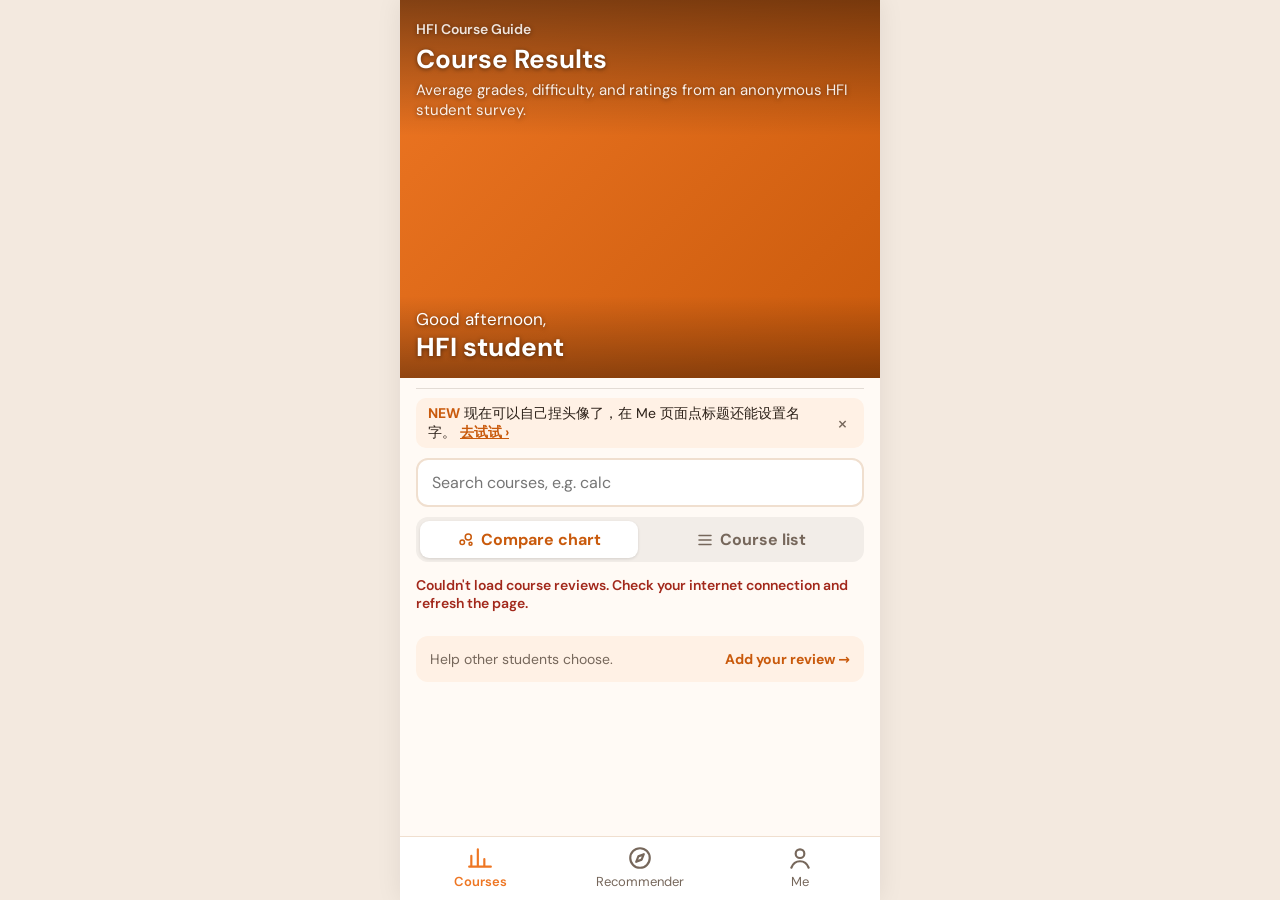
<file: index.html>
<!doctype html>
<html lang="en">
  <head>
    <meta charset="UTF-8" />
    <meta name="viewport" content="width=device-width, initial-scale=1.0, viewport-fit=cover" />
    <meta name="theme-color" content="#ee7623" />
    <title>HFI Course Guide</title>
    <script type="module" crossorigin src="./assets/results-BvjDKnOZ.js"></script>
    <link rel="modulepreload" crossorigin href="./assets/theme-B6nL8GEV.js">
    <link rel="modulepreload" crossorigin href="./assets/supabaseClient-BKWiv3p1.js">
    <link rel="modulepreload" crossorigin href="./assets/compare-B7QgSJRy.js">
    <link rel="modulepreload" crossorigin href="./assets/hfi-courses-DNy5XWoC.js">
    <link rel="modulepreload" crossorigin href="./assets/surveyData-BN5UnIug.js">
    <link rel="modulepreload" crossorigin href="./assets/reviewFooter-Bu7tTglk.js">
    <link rel="stylesheet" crossorigin href="./assets/theme-ChKmbZYg.css">
  <script>// Added to every page's <head> by vite.config.ts, so the page is drawn in the right theme from
// the start instead of flashing light first. Keep in step with resolveTheme() in theme.ts.
(function () {
  var choice = "auto";
  try {
    choice = localStorage.getItem("hfi-theme") || "auto";
  } catch (error) {
    // Storage can be blocked; automatic is fine.
  }
  var hour = new Date().getHours();
  var dark = choice === "dark" || (choice === "auto" && (hour >= 19 || hour < 7));
  document.documentElement.dataset.theme = dark ? "dark" : "light";
})();
</script>
  </head>
  <body>
    <div class="app">
      <section class="welcome-card" id="welcome-card" aria-label="Welcome">
        <header class="app-bar app-bar-on-photo">
          <p class="app-name">HFI Course Guide</p>
          <h1>Course Results</h1>
          <p class="app-bar-subtitle">Average grades, difficulty, and ratings from an anonymous HFI student survey.</p>
        </header>
        <div class="welcome-photo" role="img" aria-label="A photo of HFI taken by a student"></div>
        <div class="welcome-text">
          <p class="welcome-greeting" id="welcome-greeting"></p>
          <p class="welcome-name" id="welcome-name">HFI student</p>
        </div>
        <p class="photo-credit" id="photo-credit"></p>
      </section>
      <main>
        <label class="search-control">
          <span class="visually-hidden">Search courses</span>
          <input id="course-search" type="search" placeholder="Search courses, e.g. calc" autocomplete="off" />
        </label>
        <div class="view-switch" role="group" aria-label="How to show courses">
          <button type="button" data-view="chart" aria-pressed="true">
            <svg viewBox="0 0 24 24" aria-hidden="true"><circle cx="7" cy="15" r="3" /><circle cx="15" cy="8" r="4" /><circle cx="18" cy="17" r="2" /></svg>
            Compare chart
          </button>
          <button type="button" data-view="list" aria-pressed="false">
            <svg viewBox="0 0 24 24" aria-hidden="true"><path d="M4 6h16M4 12h16M4 18h16" /></svg>
            Course list
          </button>
        </div>
        <label class="sort-control">
          Sort by
          <select id="sort-select"></select>
        </label>
        <div id="course-map"></div>
        <ul id="course-list" class="course-list" hidden></ul>
      </main>
      <nav class="tab-bar" aria-label="Pages" data-current="courses"></nav>
    </div>
  </body>
</html>
</file>
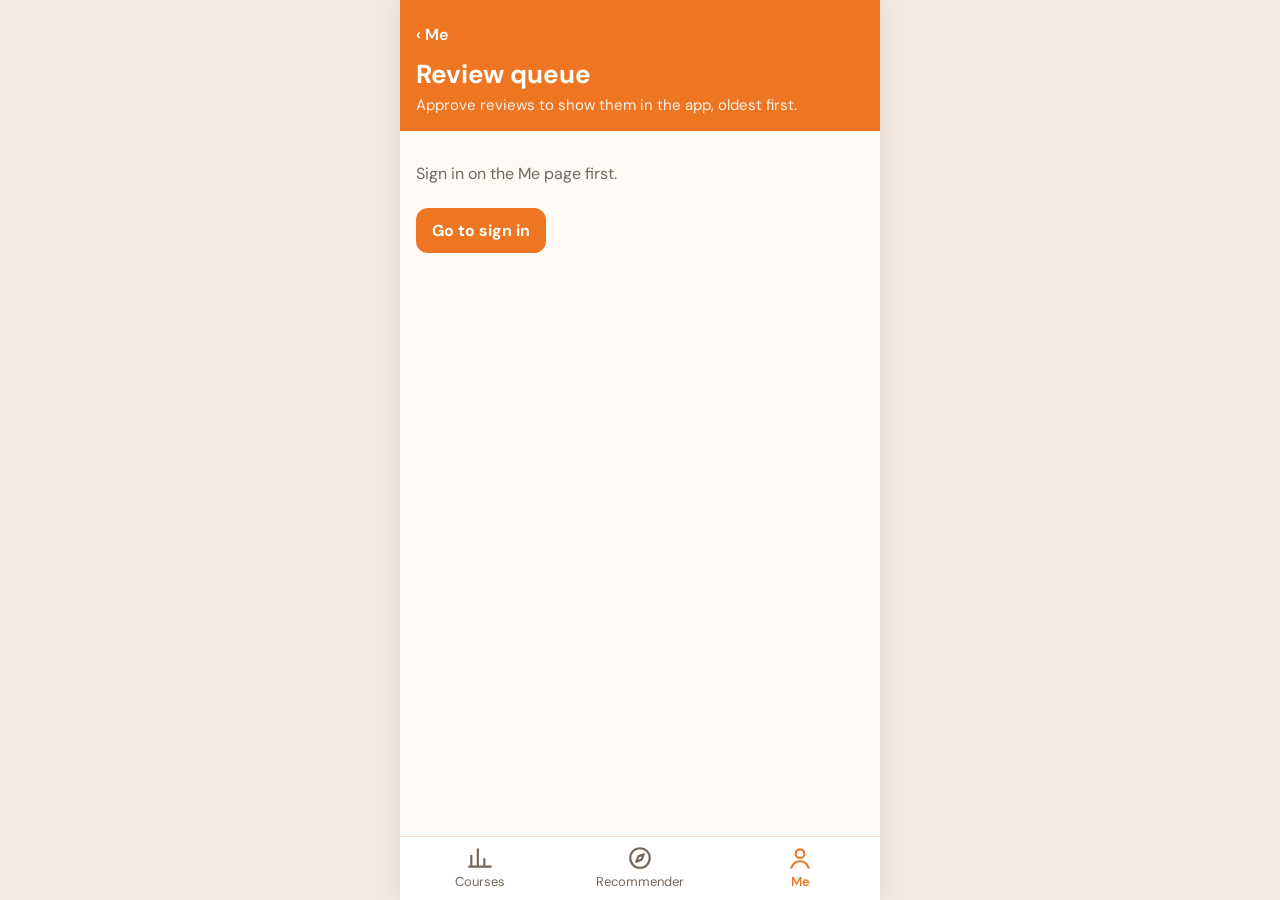
<file: admin.html>
<!doctype html>
<html lang="en">
  <head>
    <meta charset="UTF-8" />
    <meta name="viewport" content="width=device-width, initial-scale=1.0, viewport-fit=cover" />
    <meta name="theme-color" content="#ee7623" />
    <title>Review Queue · HFI Course Guide</title>
    <script type="module" crossorigin src="./assets/admin-S2C-fGyz.js"></script>
    <link rel="modulepreload" crossorigin href="./assets/theme-B6nL8GEV.js">
    <link rel="modulepreload" crossorigin href="./assets/supabaseClient-BKWiv3p1.js">
    <link rel="stylesheet" crossorigin href="./assets/theme-ChKmbZYg.css">
  <script>// Added to every page's <head> by vite.config.ts, so the page is drawn in the right theme from
// the start instead of flashing light first. Keep in step with resolveTheme() in theme.ts.
(function () {
  var choice = "auto";
  try {
    choice = localStorage.getItem("hfi-theme") || "auto";
  } catch (error) {
    // Storage can be blocked; automatic is fine.
  }
  var hour = new Date().getHours();
  var dark = choice === "dark" || (choice === "auto" && (hour >= 19 || hour < 7));
  document.documentElement.dataset.theme = dark ? "dark" : "light";
})();
</script>
  </head>
  <body>
    <div class="app">
      <header class="app-bar">
        <a class="back-link" href="./me.html">‹ Me</a>
        <h1>Review queue</h1>
        <p class="app-bar-subtitle">Approve reviews to show them in the app, oldest first.</p>
      </header>
      <main id="review-queue" aria-live="polite"><p class="muted">Loading…</p></main>
      <nav class="tab-bar" aria-label="Pages" data-current="me"></nav>
    </div>
  </body>
</html>
</file>
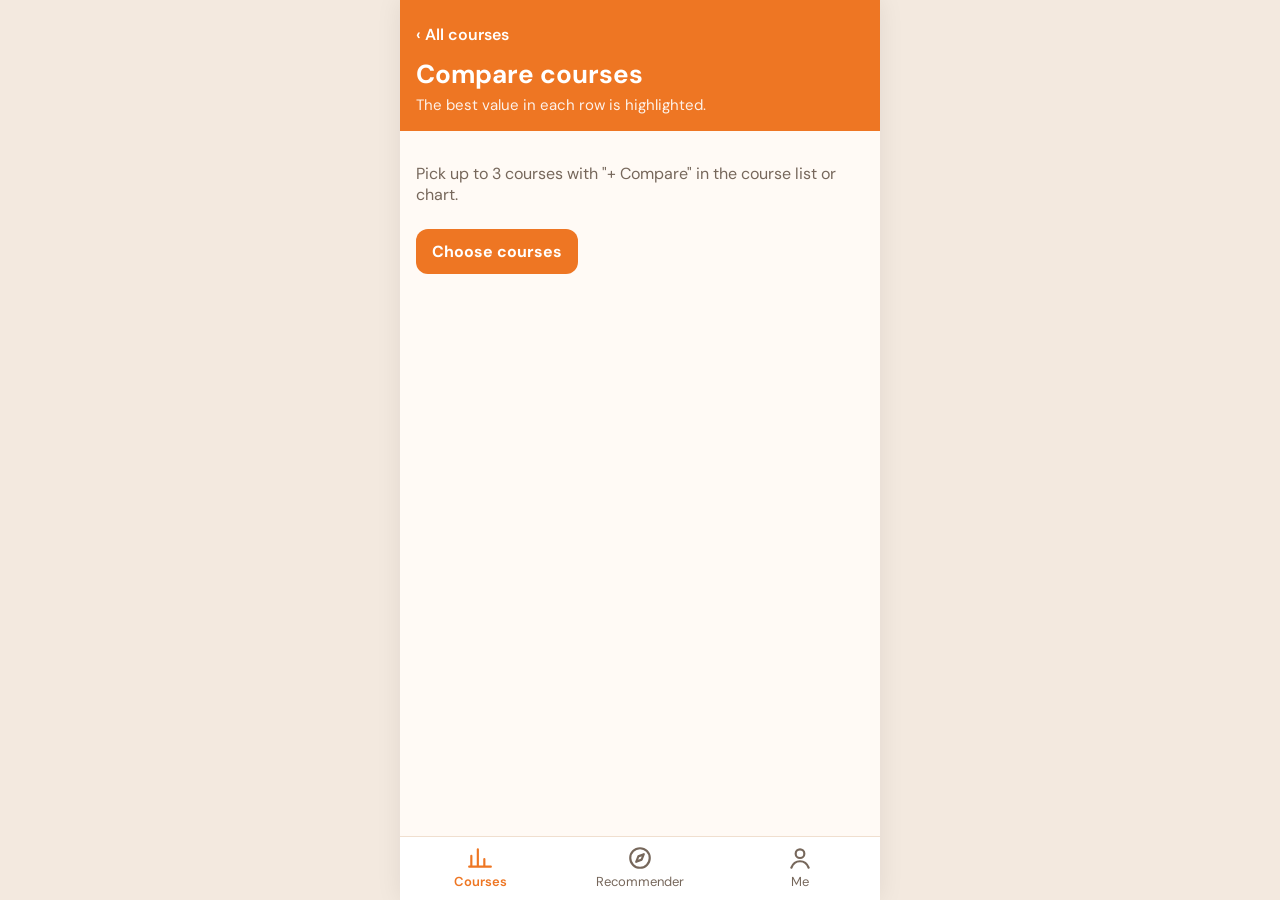
<file: compare.html>
<!doctype html>
<html lang="en">
  <head>
    <meta charset="UTF-8" />
    <meta name="viewport" content="width=device-width, initial-scale=1.0, viewport-fit=cover" />
    <meta name="theme-color" content="#ee7623" />
    <title>Compare Courses · HFI Course Guide</title>
    <script type="module" crossorigin src="./assets/compare-C43eFva9.js"></script>
    <link rel="modulepreload" crossorigin href="./assets/theme-B6nL8GEV.js">
    <link rel="modulepreload" crossorigin href="./assets/supabaseClient-BKWiv3p1.js">
    <link rel="modulepreload" crossorigin href="./assets/compare-B7QgSJRy.js">
    <link rel="modulepreload" crossorigin href="./assets/hfi-courses-DNy5XWoC.js">
    <link rel="modulepreload" crossorigin href="./assets/surveyData-BN5UnIug.js">
    <link rel="stylesheet" crossorigin href="./assets/theme-ChKmbZYg.css">
  <script>// Added to every page's <head> by vite.config.ts, so the page is drawn in the right theme from
// the start instead of flashing light first. Keep in step with resolveTheme() in theme.ts.
(function () {
  var choice = "auto";
  try {
    choice = localStorage.getItem("hfi-theme") || "auto";
  } catch (error) {
    // Storage can be blocked; automatic is fine.
  }
  var hour = new Date().getHours();
  var dark = choice === "dark" || (choice === "auto" && (hour >= 19 || hour < 7));
  document.documentElement.dataset.theme = dark ? "dark" : "light";
})();
</script>
  </head>
  <body>
    <div class="app">
      <header class="app-bar">
        <a class="back-link" href="./">‹ All courses</a>
        <h1>Compare courses</h1>
        <p class="app-bar-subtitle">The best value in each row is highlighted.</p>
      </header>
      <main id="comparison" aria-live="polite"><p class="muted">Loading reviews…</p></main>
      <nav class="tab-bar" aria-label="Pages" data-current="courses"></nav>
    </div>
  </body>
</html>
</file>
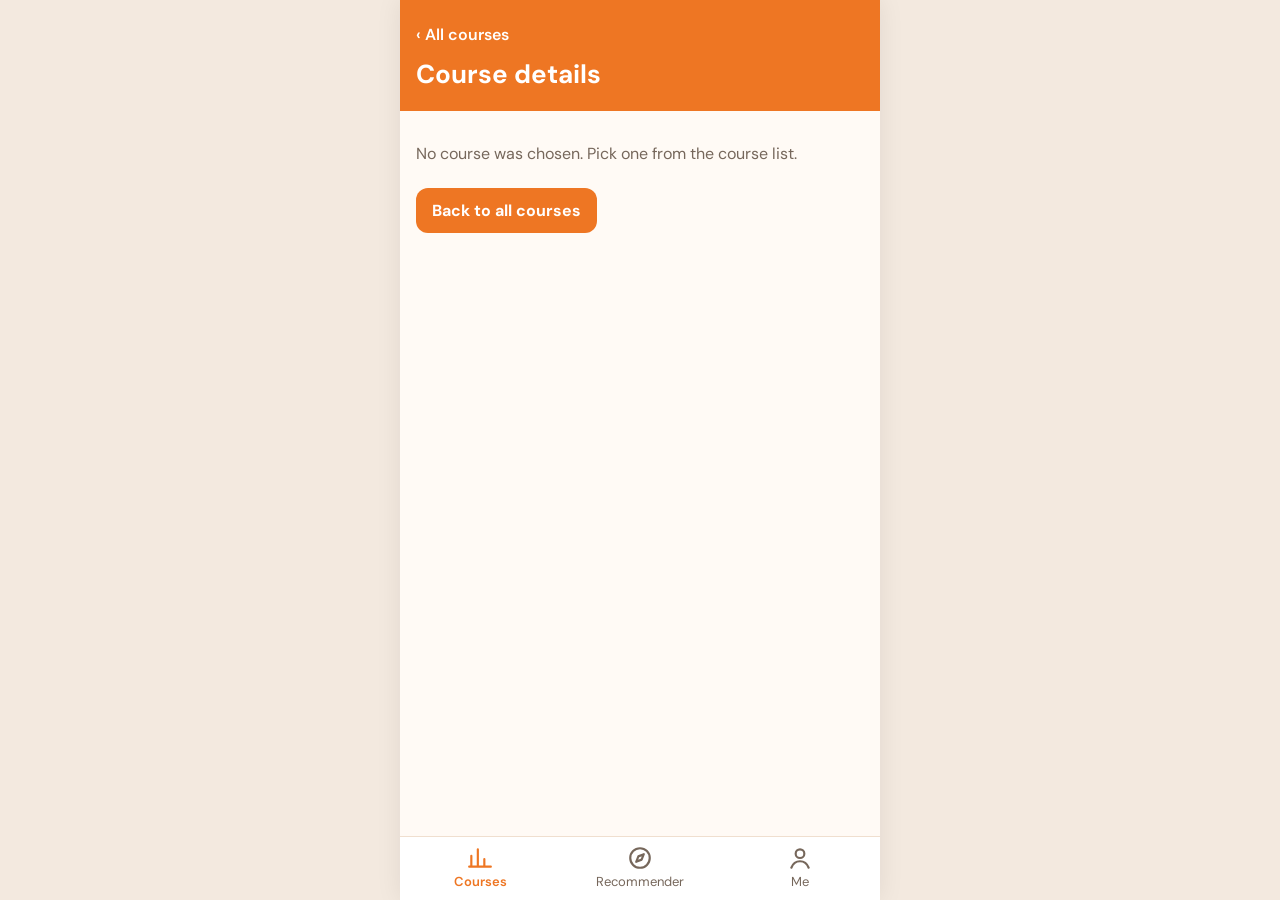
<file: course.html>
<!doctype html>
<html lang="en">
  <head>
    <meta charset="UTF-8" />
    <meta name="viewport" content="width=device-width, initial-scale=1.0, viewport-fit=cover" />
    <meta name="theme-color" content="#ee7623" />
    <title>HFI Course Details</title>
    <script type="module" crossorigin src="./assets/course-BWlVTHuA.js"></script>
    <link rel="modulepreload" crossorigin href="./assets/theme-B6nL8GEV.js">
    <link rel="modulepreload" crossorigin href="./assets/supabaseClient-BKWiv3p1.js">
    <link rel="modulepreload" crossorigin href="./assets/hfi-courses-DNy5XWoC.js">
    <link rel="modulepreload" crossorigin href="./assets/surveyData-BN5UnIug.js">
    <link rel="modulepreload" crossorigin href="./assets/reviewFooter-Bu7tTglk.js">
    <link rel="stylesheet" crossorigin href="./assets/theme-ChKmbZYg.css">
  <script>// Added to every page's <head> by vite.config.ts, so the page is drawn in the right theme from
// the start instead of flashing light first. Keep in step with resolveTheme() in theme.ts.
(function () {
  var choice = "auto";
  try {
    choice = localStorage.getItem("hfi-theme") || "auto";
  } catch (error) {
    // Storage can be blocked; automatic is fine.
  }
  var hour = new Date().getHours();
  var dark = choice === "dark" || (choice === "auto" && (hour >= 19 || hour < 7));
  document.documentElement.dataset.theme = dark ? "dark" : "light";
})();
</script>
  </head>
  <body>
    <div class="app">
      <header class="app-bar">
        <a class="back-link" href="./">‹ All courses</a>
        <h1 id="course-title">Course details</h1>
        <p class="app-bar-subtitle" id="course-subtitle"></p>
      </header>
      <main id="course-details"></main>
      <nav class="tab-bar" aria-label="Pages" data-current="courses"></nav>
    </div>
  </body>
</html>
</file>
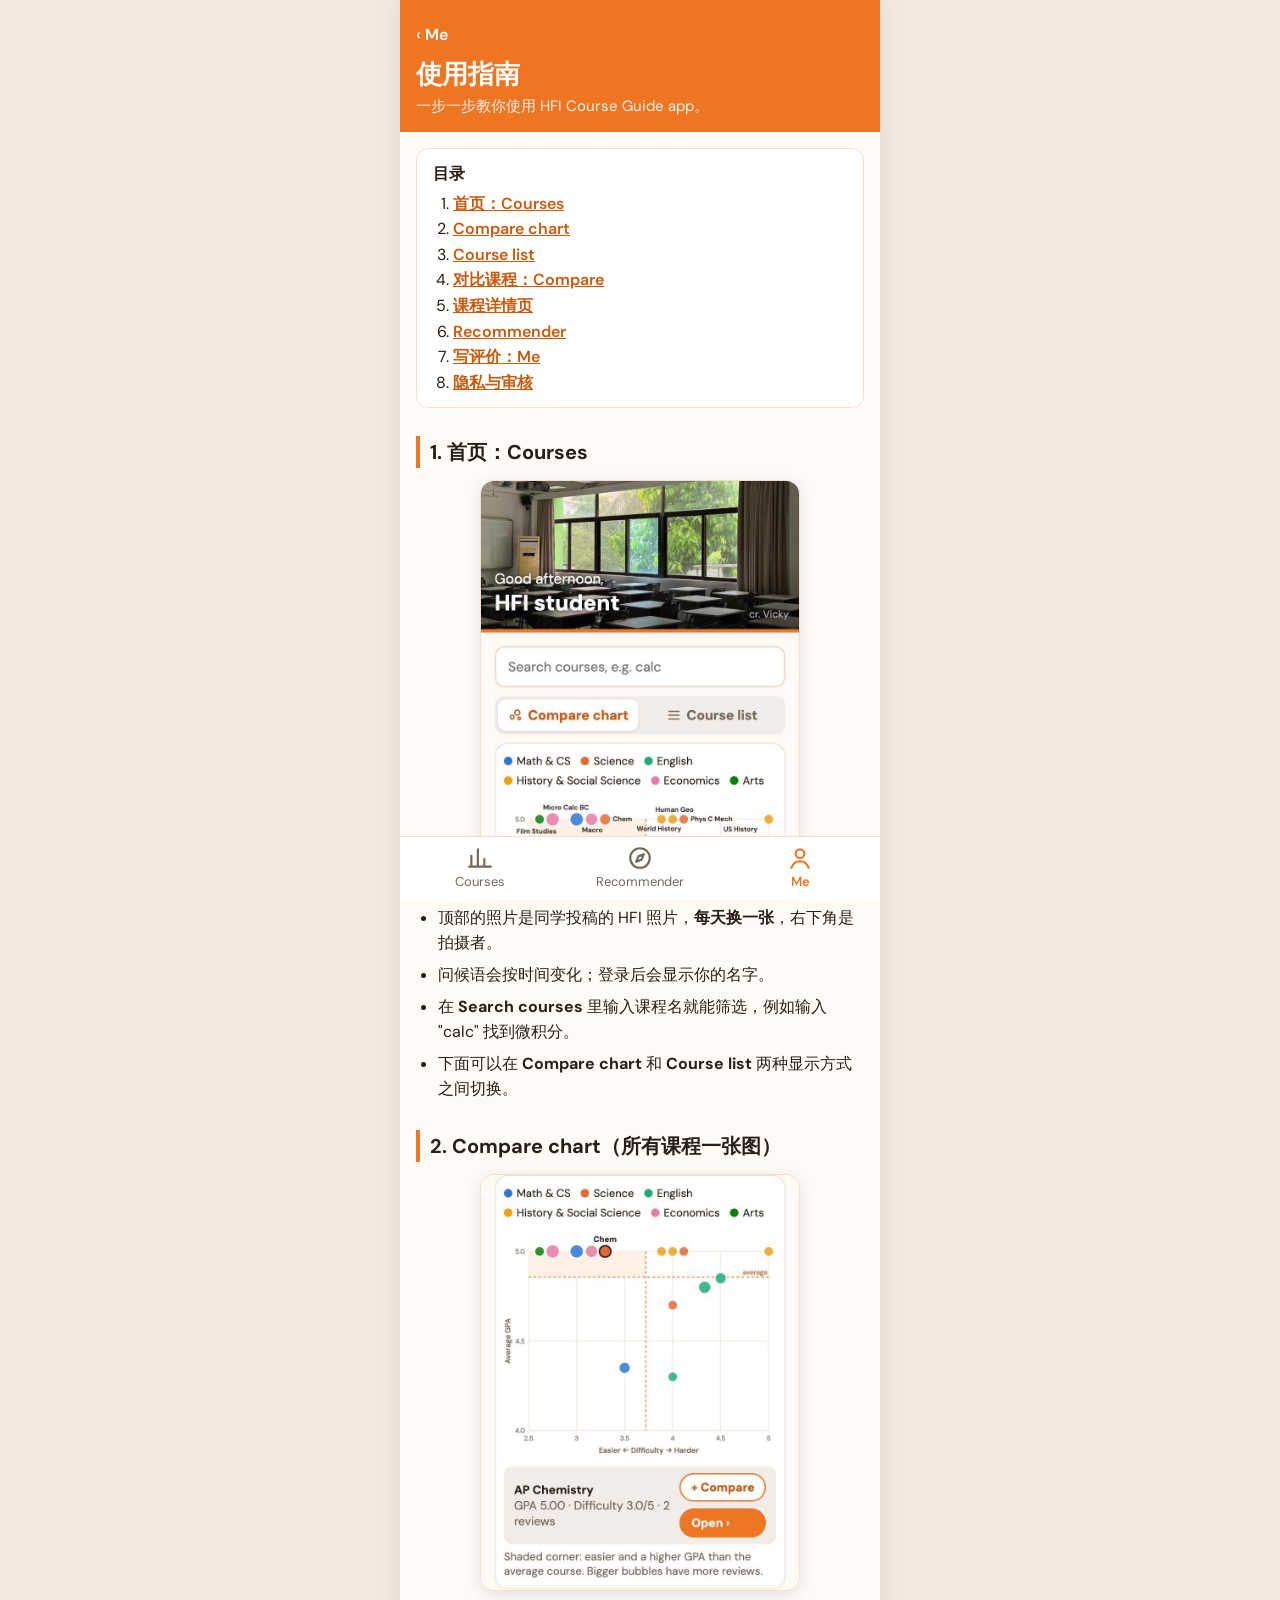
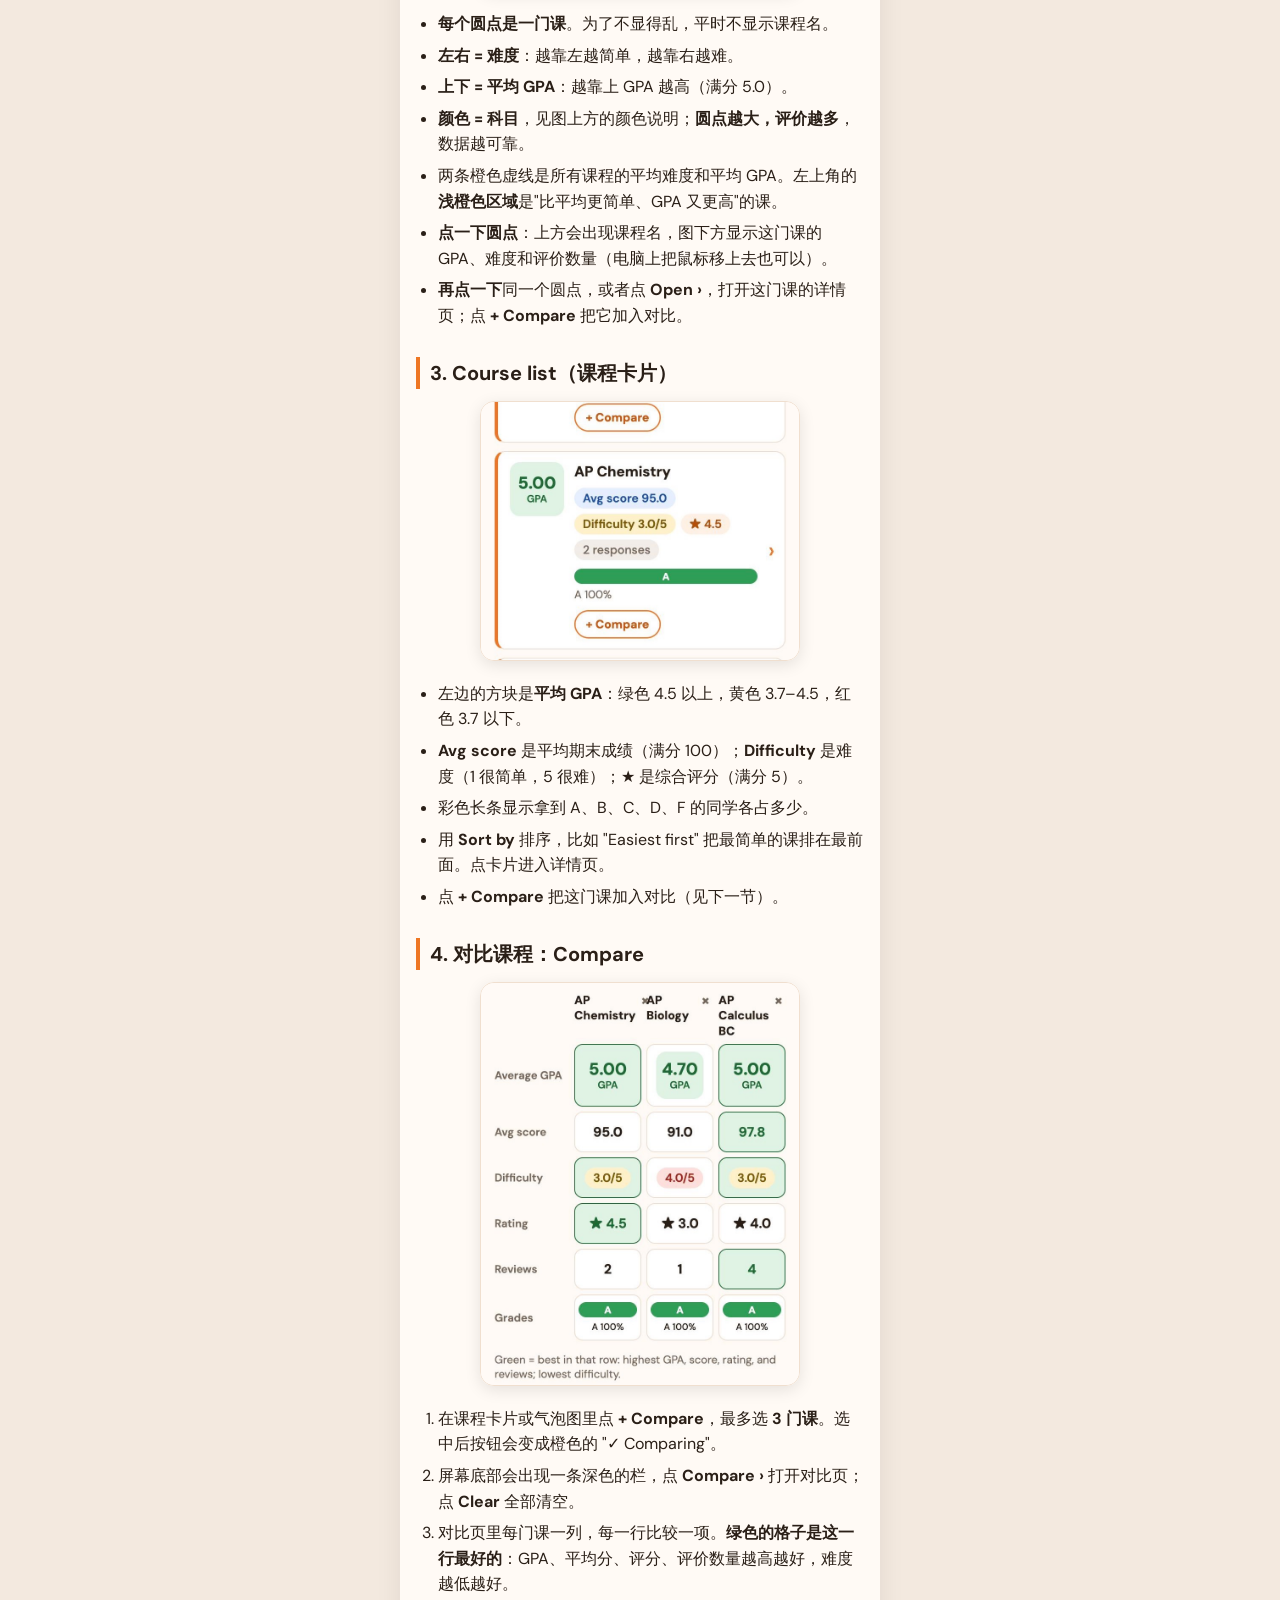
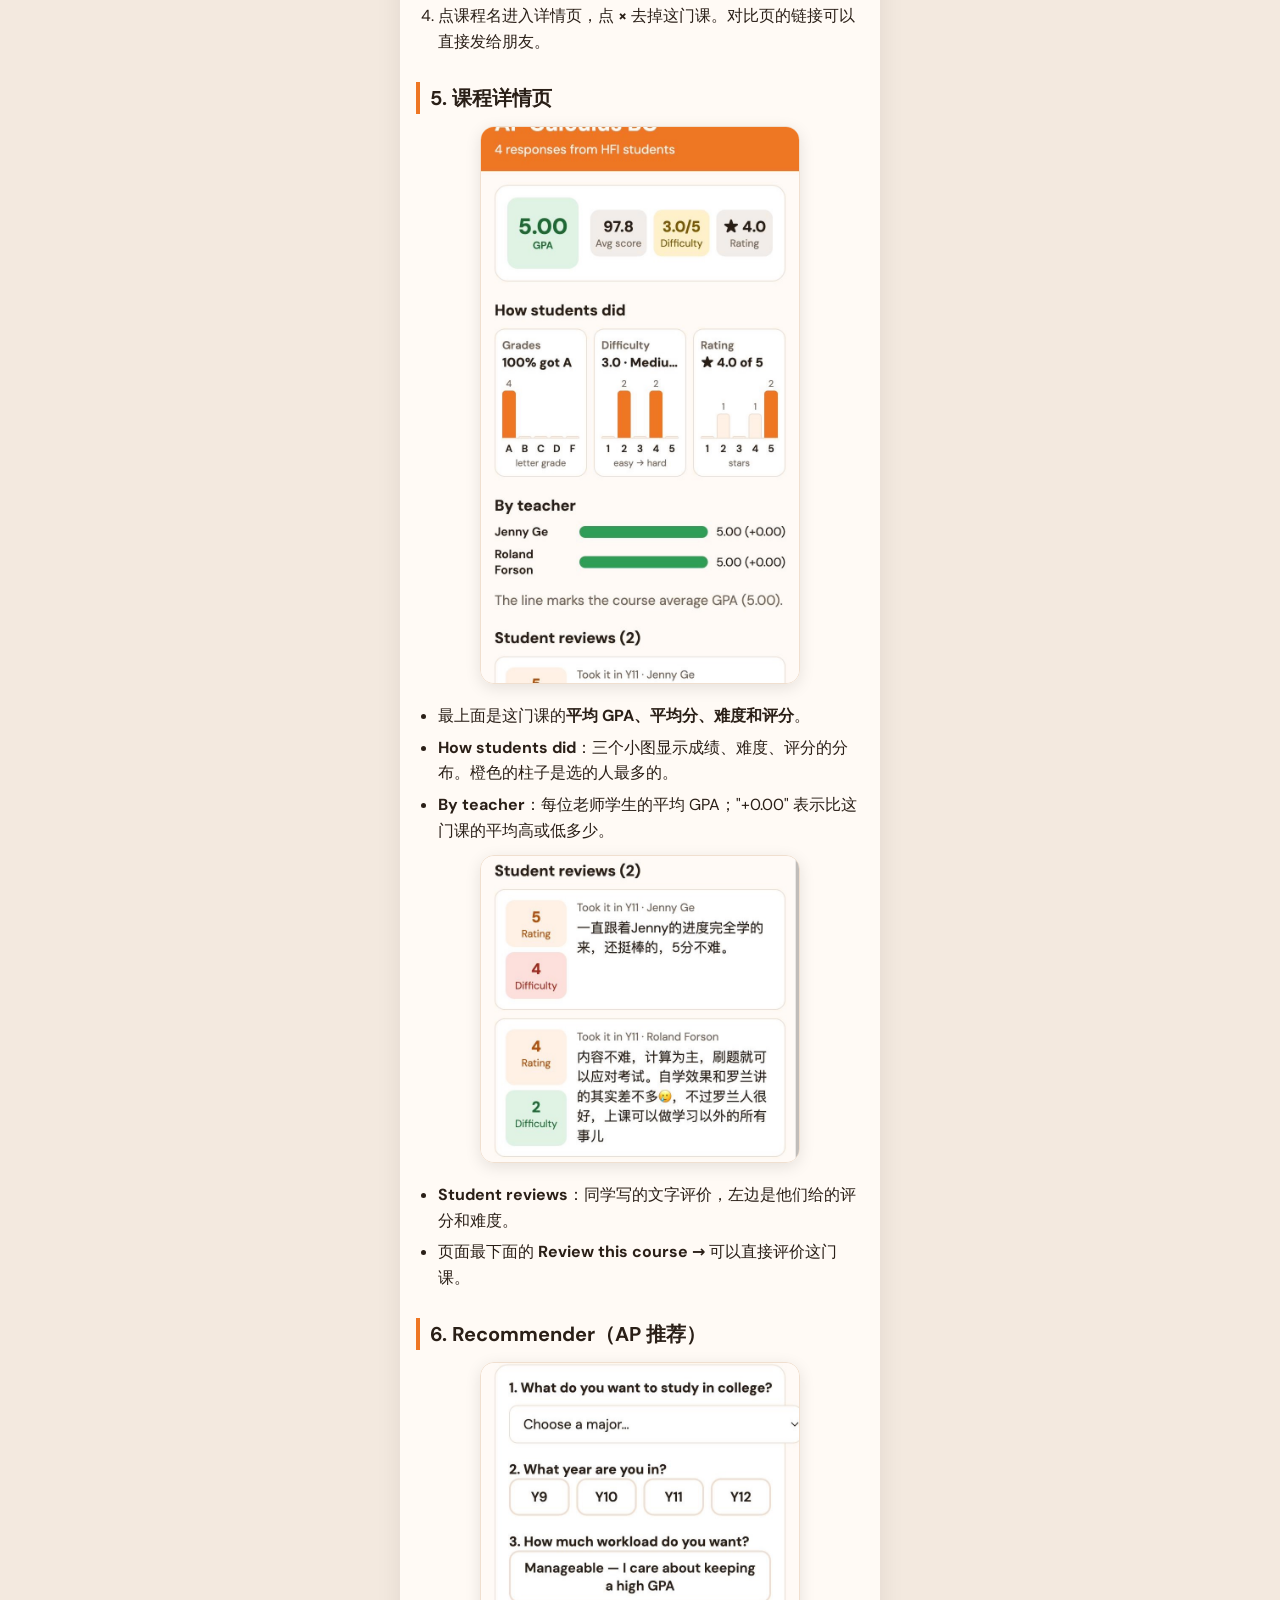
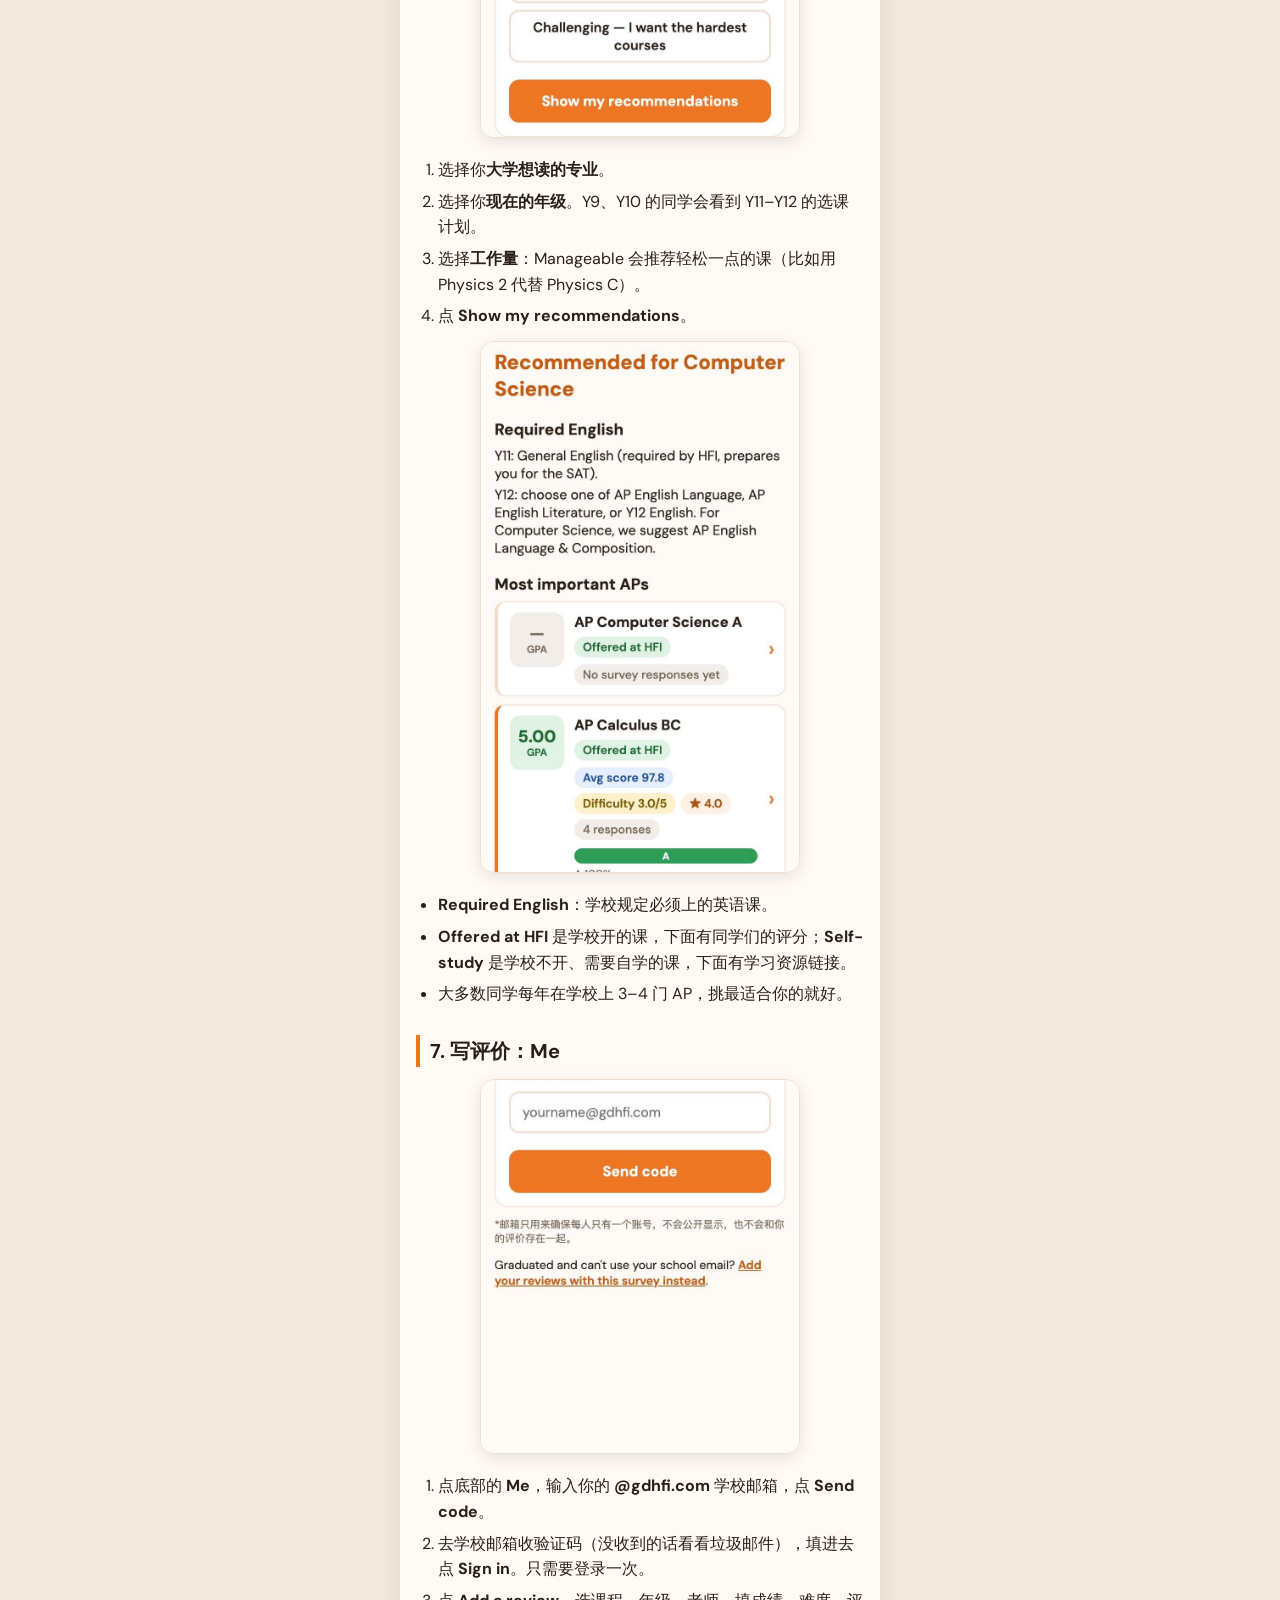
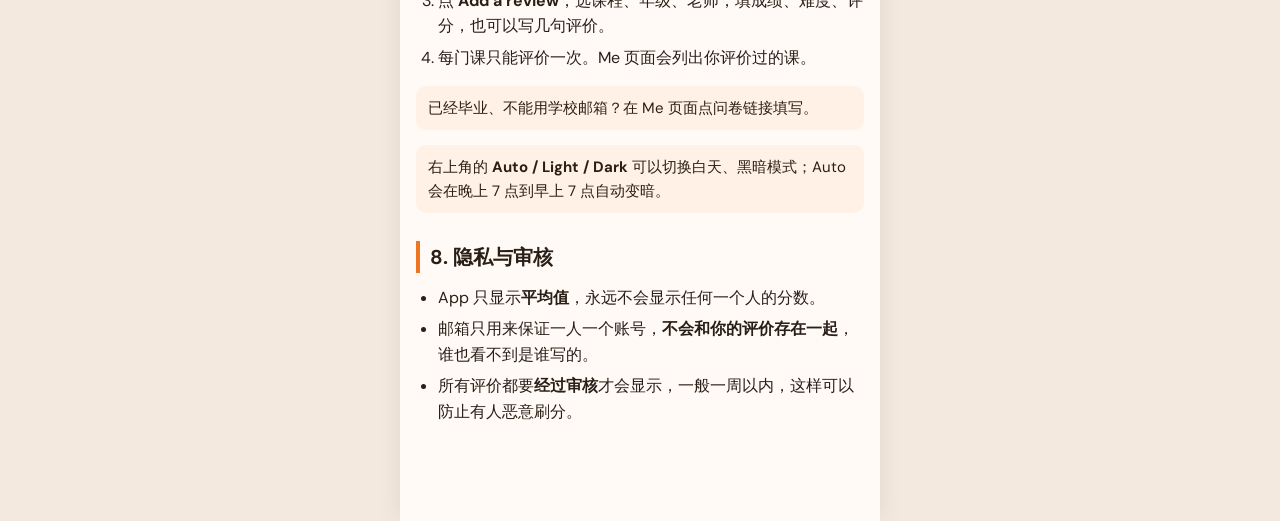
<file: guide.html>
<!doctype html>
<html lang="zh-CN">
  <head>
    <meta charset="UTF-8" />
    <meta name="viewport" content="width=device-width, initial-scale=1.0, viewport-fit=cover" />
    <meta name="theme-color" content="#ee7623" />
    <title>使用指南 · HFI Course Guide</title>
    <script type="module" crossorigin src="./assets/theme-B6nL8GEV.js"></script>
    <link rel="stylesheet" crossorigin href="./assets/theme-ChKmbZYg.css">
  <script>// Added to every page's <head> by vite.config.ts, so the page is drawn in the right theme from
// the start instead of flashing light first. Keep in step with resolveTheme() in theme.ts.
(function () {
  var choice = "auto";
  try {
    choice = localStorage.getItem("hfi-theme") || "auto";
  } catch (error) {
    // Storage can be blocked; automatic is fine.
  }
  var hour = new Date().getHours();
  var dark = choice === "dark" || (choice === "auto" && (hour >= 19 || hour < 7));
  document.documentElement.dataset.theme = dark ? "dark" : "light";
})();
</script>
  </head>
  <body>
    <div class="app">
      <header class="app-bar">
        <a class="back-link" href="./me.html">‹ Me</a>
        <h1>使用指南</h1>
        <p class="app-bar-subtitle">一步一步教你使用 HFI Course Guide app。</p>
      </header>
      <main class="guide">
        <nav class="guide-contents" aria-label="目录">
          <p class="guide-contents-title">目录</p>
          <ol>
            <li><a href="#home">首页：Courses</a></li>
            <li><a href="#chart">Compare chart</a></li>
            <li><a href="#list">Course list</a></li>
            <li><a href="#compare">对比课程：Compare</a></li>
            <li><a href="#course">课程详情页</a></li>
            <li><a href="#recommender">Recommender</a></li>
            <li><a href="#review">写评价：Me</a></li>
            <li><a href="#privacy">隐私与审核</a></li>
          </ol>
        </nav>

        <section class="guide-section" id="home">
          <h2>1. 首页：Courses</h2>
          <figure>
            <img src="./guide/home.jpg" alt="首页：顶部是每日照片和问候语，下面是搜索框" width="375" height="475" />
          </figure>
          <ul>
            <li>顶部的照片是同学投稿的 HFI 照片，<strong>每天换一张</strong>，右下角是拍摄者。</li>
            <li>问候语会按时间变化；登录后会显示你的名字。</li>
            <li>在 <strong>Search courses</strong> 里输入课程名就能筛选，例如输入 "calc" 找到微积分。</li>
            <li>下面可以在 <strong>Compare chart</strong> 和 <strong>Course list</strong> 两种显示方式之间切换。</li>
          </ul>
        </section>

        <section class="guide-section" id="chart">
          <h2>2. Compare chart（所有课程一张图）</h2>
          <figure>
            <img src="./guide/chart.jpg" alt="气泡图：点了 AP Chemistry 后，上方显示名称，下方显示信息" width="375" height="490" />
          </figure>
          <ul>
            <li><strong>每个圆点是一门课</strong>。为了不显得乱，平时不显示课程名。</li>
            <li><strong>左右 = 难度</strong>：越靠左越简单，越靠右越难。</li>
            <li><strong>上下 = 平均 GPA</strong>：越靠上 GPA 越高（满分 5.0）。</li>
            <li><strong>颜色 = 科目</strong>，见图上方的颜色说明；<strong>圆点越大，评价越多</strong>，数据越可靠。</li>
            <li>两条橙色虚线是所有课程的平均难度和平均 GPA。左上角的<strong>浅橙色区域</strong>是"比平均更简单、GPA 又更高"的课。</li>
            <li><strong>点一下圆点</strong>：上方会出现课程名，图下方显示这门课的 GPA、难度和评价数量（电脑上把鼠标移上去也可以）。</li>
            <li><strong>再点一下</strong>同一个圆点，或者点 <strong>Open ›</strong>，打开这门课的详情页；点 <strong>+ Compare</strong> 把它加入对比。</li>
          </ul>
        </section>

        <section class="guide-section" id="list">
          <h2>3. Course list（课程卡片）</h2>
          <figure>
            <img src="./guide/list.jpg" alt="课程卡片：左边 GPA 方块，右边平均分、难度、评分和 + Compare 按钮" width="375" height="305" />
          </figure>
          <ul>
            <li>左边的方块是<strong>平均 GPA</strong>：绿色 4.5 以上，黄色 3.7–4.5，红色 3.7 以下。</li>
            <li><strong>Avg score</strong> 是平均期末成绩（满分 100）；<strong>Difficulty</strong> 是难度（1 很简单，5 很难）；<strong>★</strong> 是综合评分（满分 5）。</li>
            <li>彩色长条显示拿到 A、B、C、D、F 的同学各占多少。</li>
            <li>用 <strong>Sort by</strong> 排序，比如 "Easiest first" 把最简单的课排在最前面。点卡片进入详情页。</li>
            <li>点 <strong>+ Compare</strong> 把这门课加入对比（见下一节）。</li>
          </ul>
        </section>

        <section class="guide-section" id="compare">
          <h2>4. 对比课程：Compare</h2>
          <figure>
            <img src="./guide/compare.jpg" alt="对比页：三门课并排比较，每行最好的一格是绿色" width="375" height="475" />
          </figure>
          <ol>
            <li>在课程卡片或气泡图里点 <strong>+ Compare</strong>，最多选 <strong>3 门课</strong>。选中后按钮会变成橙色的 "✓ Comparing"。</li>
            <li>屏幕底部会出现一条深色的栏，点 <strong>Compare ›</strong> 打开对比页；点 <strong>Clear</strong> 全部清空。</li>
            <li>对比页里每门课一列，每一行比较一项。<strong>绿色的格子是这一行最好的</strong>：GPA、平均分、评分、评价数量越高越好，难度越低越好。</li>
            <li>点课程名进入详情页，点 <strong>×</strong> 去掉这门课。对比页的链接可以直接发给朋友。</li>
          </ol>
        </section>

        <section class="guide-section" id="course">
          <h2>5. 课程详情页</h2>
          <figure>
            <img src="./guide/course.jpg" alt="课程详情：总览、成绩、难度和评分分布，以及老师对比" width="375" height="655" />
          </figure>
          <ul>
            <li>最上面是这门课的<strong>平均 GPA、平均分、难度和评分</strong>。</li>
            <li><strong>How students did</strong>：三个小图显示成绩、难度、评分的分布。橙色的柱子是选的人最多的。</li>
            <li><strong>By teacher</strong>：每位老师学生的平均 GPA；"+0.00" 表示比这门课的平均高或低多少。</li>
          </ul>
          <figure>
            <img src="./guide/reviews.jpg" alt="学生评价卡片" width="375" height="360" />
          </figure>
          <ul>
            <li><strong>Student reviews</strong>：同学写的文字评价，左边是他们给的评分和难度。</li>
            <li>页面最下面的 <strong>Review this course →</strong> 可以直接评价这门课。</li>
          </ul>
        </section>

        <section class="guide-section" id="recommender">
          <h2>6. Recommender（AP 推荐）</h2>
          <figure>
            <img src="./guide/recommender-form.jpg" alt="推荐器问卷：年级和工作量" width="375" height="440" />
          </figure>
          <ol>
            <li>选择你<strong>大学想读的专业</strong>。</li>
            <li>选择你<strong>现在的年级</strong>。Y9、Y10 的同学会看到 Y11–Y12 的选课计划。</li>
            <li>选择<strong>工作量</strong>：Manageable 会推荐轻松一点的课（比如用 Physics 2 代替 Physics C）。</li>
            <li>点 <strong>Show my recommendations</strong>。</li>
          </ol>
          <figure>
            <img src="./guide/recommender-results.jpg" alt="推荐结果：必修英语和推荐的 AP 课" width="375" height="625" />
          </figure>
          <ul>
            <li><strong>Required English</strong>：学校规定必须上的英语课。</li>
            <li><strong>Offered at HFI</strong> 是学校开的课，下面有同学们的评分；<strong>Self-study</strong> 是学校不开、需要自学的课，下面有学习资源链接。</li>
            <li>大多数同学每年在学校上 3–4 门 AP，挑最适合你的就好。</li>
          </ul>
        </section>

        <section class="guide-section" id="review">
          <h2>7. 写评价：Me</h2>
          <figure>
            <img src="./guide/sign-in.jpg" alt="Me 页面：用学校邮箱登录" width="375" height="440" />
          </figure>
          <ol>
            <li>点底部的 <strong>Me</strong>，输入你的 <strong>@gdhfi.com</strong> 学校邮箱，点 <strong>Send code</strong>。</li>
            <li>去学校邮箱收验证码（没收到的话看看垃圾邮件），填进去点 <strong>Sign in</strong>。只需要登录一次。</li>
            <li>点 <strong>Add a review</strong>，选课程、年级、老师，填成绩、难度、评分，也可以写几句评价。</li>
            <li>每门课只能评价一次。Me 页面会列出你评价过的课。</li>
          </ol>
          <p class="guide-note">已经毕业、不能用学校邮箱？在 Me 页面点问卷链接填写。</p>
          <p class="guide-note">右上角的 <strong>Auto / Light / Dark</strong> 可以切换白天、黑暗模式；Auto 会在晚上 7 点到早上 7 点自动变暗。</p>
        </section>

        <section class="guide-section" id="privacy">
          <h2>8. 隐私与审核</h2>
          <ul>
            <li>App 只显示<strong>平均值</strong>，永远不会显示任何一个人的分数。</li>
            <li>邮箱只用来保证一人一个账号，<strong>不会和你的评价存在一起</strong>，谁也看不到是谁写的。</li>
            <li>所有评价都要<strong>经过审核</strong>才会显示，一般一周以内，这样可以防止有人恶意刷分。</li>
          </ul>
        </section>
      </main>
      <nav class="tab-bar" aria-label="Pages" data-current="me"></nav>
    </div>
  </body>
</html>
</file>
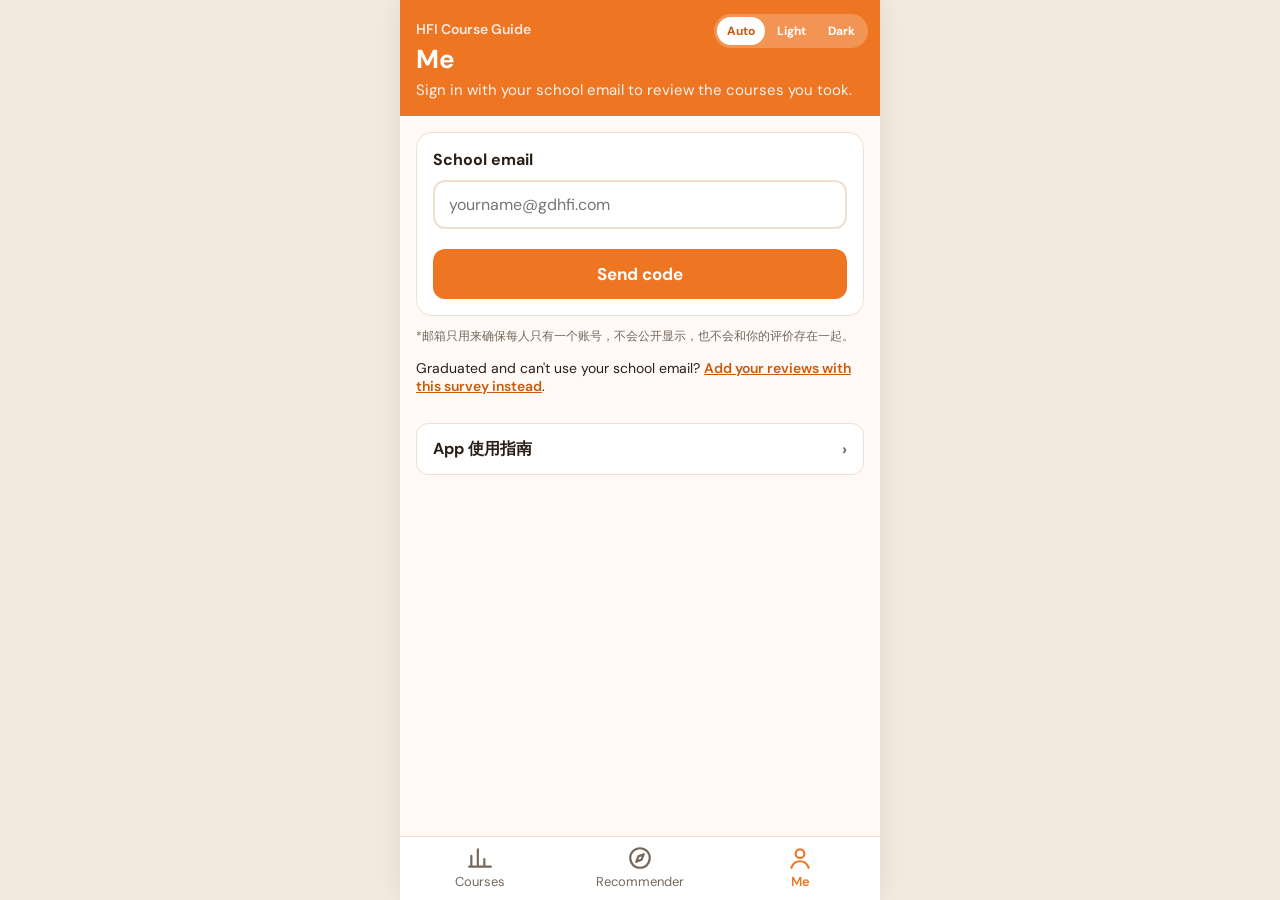
<file: me.html>
<!doctype html>
<html lang="en">
  <head>
    <meta charset="UTF-8" />
    <meta name="viewport" content="width=device-width, initial-scale=1.0, viewport-fit=cover" />
    <meta name="theme-color" content="#ee7623" />
    <title>My Account · HFI Course Guide</title>
    <script type="module" crossorigin src="./assets/me-Dl1-aNSi.js"></script>
    <link rel="modulepreload" crossorigin href="./assets/theme-B6nL8GEV.js">
    <link rel="modulepreload" crossorigin href="./assets/supabaseClient-BKWiv3p1.js">
    <link rel="modulepreload" crossorigin href="./assets/hfi-courses-DNy5XWoC.js">
    <link rel="modulepreload" crossorigin href="./assets/surveyData-BN5UnIug.js">
    <link rel="modulepreload" crossorigin href="./assets/reviewRules-Csr7bLON.js">
    <link rel="stylesheet" crossorigin href="./assets/theme-ChKmbZYg.css">
  <script>// Added to every page's <head> by vite.config.ts, so the page is drawn in the right theme from
// the start instead of flashing light first. Keep in step with resolveTheme() in theme.ts.
(function () {
  var choice = "auto";
  try {
    choice = localStorage.getItem("hfi-theme") || "auto";
  } catch (error) {
    // Storage can be blocked; automatic is fine.
  }
  var hour = new Date().getHours();
  var dark = choice === "dark" || (choice === "auto" && (hour >= 19 || hour < 7));
  document.documentElement.dataset.theme = dark ? "dark" : "light";
})();
</script>
  </head>
  <body>
    <div class="app">
      <header class="app-bar app-bar-with-tools">
        <div class="theme-switch" role="group" aria-label="Light or dark mode">
          <button type="button" data-theme-choice="auto" aria-pressed="false">Auto</button>
          <button type="button" data-theme-choice="light" aria-pressed="false">Light</button>
          <button type="button" data-theme-choice="dark" aria-pressed="false">Dark</button>
        </div>
        <p class="app-name">HFI Course Guide</p>
        <h1>Me</h1>
        <p class="app-bar-subtitle">Sign in with your school email to review the courses you took.</p>
      </header>
      <main>
        <section id="account" aria-live="polite"><p class="muted">Loading…</p></section>
        <a class="guide-link" href="./guide.html">
          <span lang="zh-CN">App 使用指南</span>
          <span class="muted">›</span>
        </a>
      </main>
      <nav class="tab-bar" aria-label="Pages" data-current="me"></nav>
    </div>
  </body>
</html>
</file>
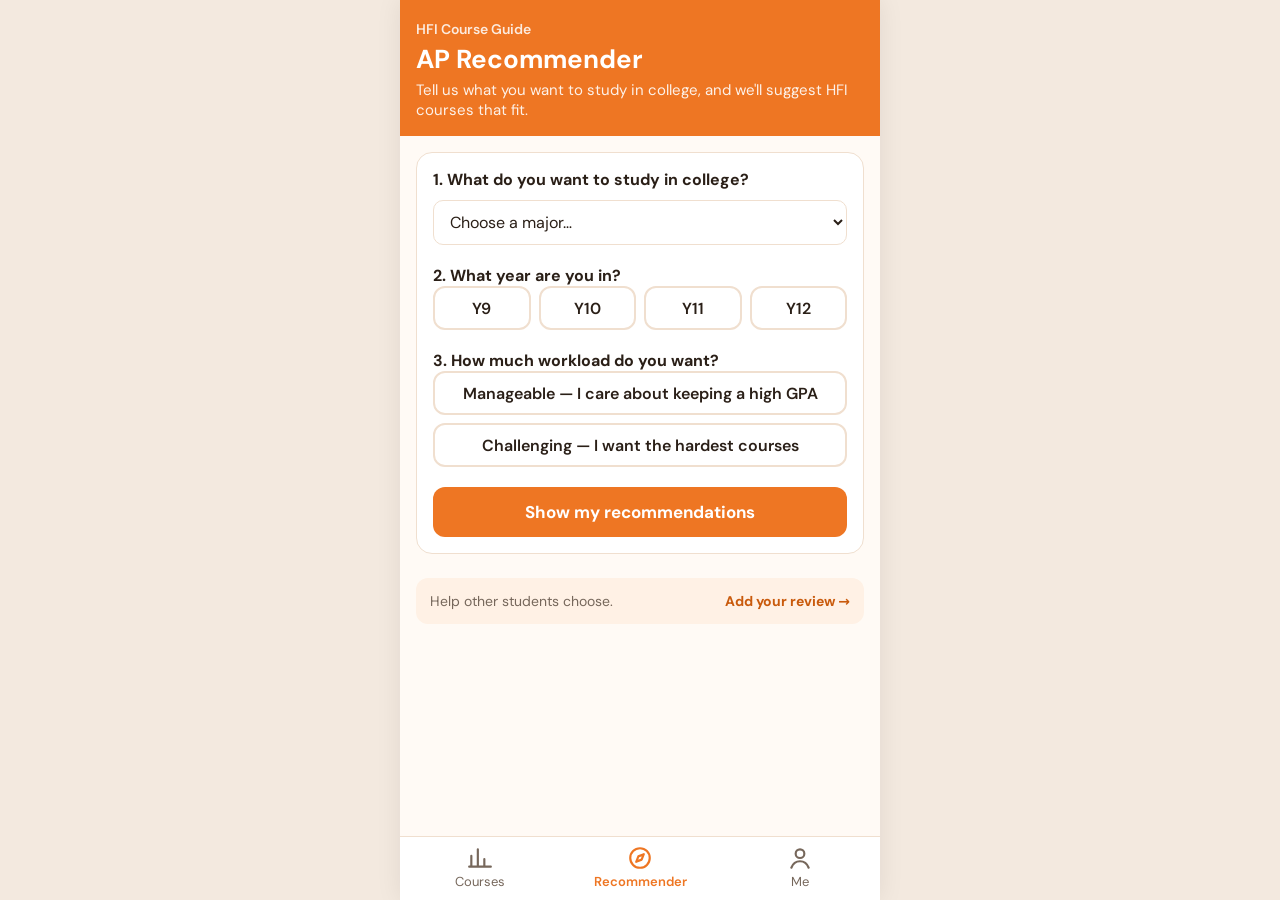
<file: recommend.html>
<!doctype html>
<html lang="en">
  <head>
    <meta charset="UTF-8" />
    <meta name="viewport" content="width=device-width, initial-scale=1.0, viewport-fit=cover" />
    <meta name="theme-color" content="#ee7623" />
    <title>HFI AP Recommender</title>
    <script type="module" crossorigin src="./assets/recommender-HaMIj_Jz.js"></script>
    <link rel="modulepreload" crossorigin href="./assets/theme-B6nL8GEV.js">
    <link rel="modulepreload" crossorigin href="./assets/supabaseClient-BKWiv3p1.js">
    <link rel="modulepreload" crossorigin href="./assets/hfi-courses-DNy5XWoC.js">
    <link rel="modulepreload" crossorigin href="./assets/surveyData-BN5UnIug.js">
    <link rel="modulepreload" crossorigin href="./assets/reviewFooter-Bu7tTglk.js">
    <link rel="stylesheet" crossorigin href="./assets/theme-ChKmbZYg.css">
  <script>// Added to every page's <head> by vite.config.ts, so the page is drawn in the right theme from
// the start instead of flashing light first. Keep in step with resolveTheme() in theme.ts.
(function () {
  var choice = "auto";
  try {
    choice = localStorage.getItem("hfi-theme") || "auto";
  } catch (error) {
    // Storage can be blocked; automatic is fine.
  }
  var hour = new Date().getHours();
  var dark = choice === "dark" || (choice === "auto" && (hour >= 19 || hour < 7));
  document.documentElement.dataset.theme = dark ? "dark" : "light";
})();
</script>
  </head>
  <body>
    <div class="app">
      <header class="app-bar">
        <p class="app-name">HFI Course Guide</p>
        <h1>AP Recommender</h1>
        <p class="app-bar-subtitle">Tell us what you want to study in college, and we'll suggest HFI courses that fit.</p>
      </header>
      <main>
        <form id="recommender-form" class="quiz">
          <label class="quiz-question">
            <span class="question-label">1. What do you want to study in college?</span>
            <select name="major" required>
              <option value="">Choose a major…</option>
            </select>
          </label>

          <fieldset class="quiz-question">
            <legend class="question-label">2. What year are you in?</legend>
            <div class="choices">
              <label><input type="radio" name="year" value="Y9" required /> Y9</label>
              <label><input type="radio" name="year" value="Y10" /> Y10</label>
              <label><input type="radio" name="year" value="Y11" /> Y11</label>
              <label><input type="radio" name="year" value="Y12" /> Y12</label>
            </div>
          </fieldset>

          <fieldset class="quiz-question">
            <legend class="question-label">3. How much workload do you want?</legend>
            <div class="choices choices-stacked">
              <label>
                <input type="radio" name="workload" value="manageable" required />
                Manageable — I care about keeping a high GPA
              </label>
              <label>
                <input type="radio" name="workload" value="challenging" />
                Challenging — I want the hardest courses
              </label>
            </div>
          </fieldset>

          <button type="submit">Show my recommendations</button>
        </form>

        <section id="recommendation-results" aria-live="polite"></section>
      </main>
      <nav class="tab-bar" aria-label="Pages" data-current="recommender"></nav>
    </div>
  </body>
</html>
</file>
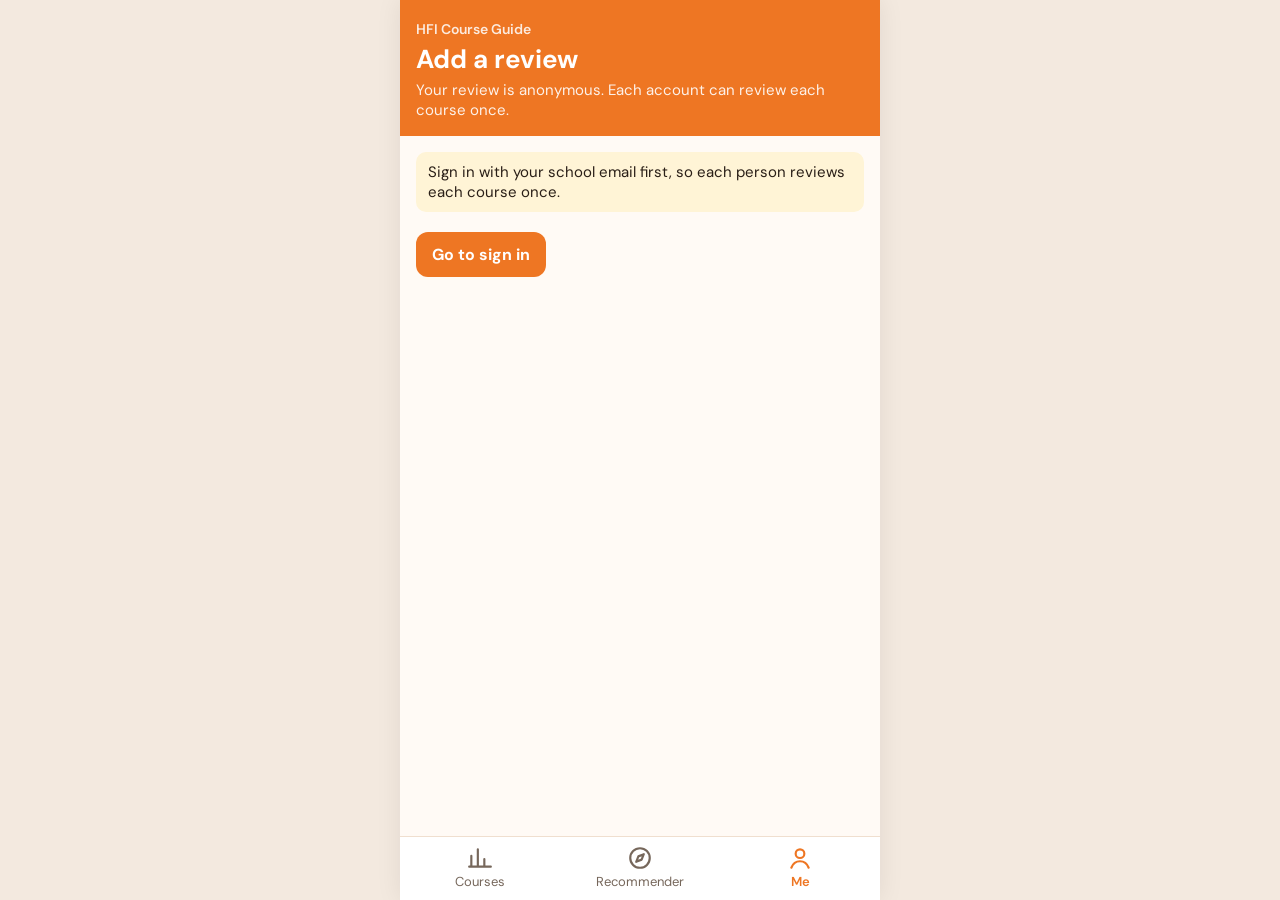
<file: review.html>
<!doctype html>
<html lang="en">
  <head>
    <meta charset="UTF-8" />
    <meta name="viewport" content="width=device-width, initial-scale=1.0, viewport-fit=cover" />
    <meta name="theme-color" content="#ee7623" />
    <title>Add a Review · HFI Course Guide</title>
    <script type="module" crossorigin src="./assets/review-CMUDPA3Q.js"></script>
    <link rel="modulepreload" crossorigin href="./assets/theme-B6nL8GEV.js">
    <link rel="modulepreload" crossorigin href="./assets/supabaseClient-BKWiv3p1.js">
    <link rel="modulepreload" crossorigin href="./assets/hfi-courses-DNy5XWoC.js">
    <link rel="modulepreload" crossorigin href="./assets/reviewRules-Csr7bLON.js">
    <link rel="stylesheet" crossorigin href="./assets/theme-ChKmbZYg.css">
  <script>// Added to every page's <head> by vite.config.ts, so the page is drawn in the right theme from
// the start instead of flashing light first. Keep in step with resolveTheme() in theme.ts.
(function () {
  var choice = "auto";
  try {
    choice = localStorage.getItem("hfi-theme") || "auto";
  } catch (error) {
    // Storage can be blocked; automatic is fine.
  }
  var hour = new Date().getHours();
  var dark = choice === "dark" || (choice === "auto" && (hour >= 19 || hour < 7));
  document.documentElement.dataset.theme = dark ? "dark" : "light";
})();
</script>
  </head>
  <body>
    <div class="app">
      <header class="app-bar">
        <p class="app-name">HFI Course Guide</p>
        <h1>Add a review</h1>
        <p class="app-bar-subtitle">Your review is anonymous. Each account can review each course once.</p>
      </header>
      <main>
        <section id="review-status" aria-live="polite"></section>
        <form id="review-form" class="quiz" novalidate hidden>
          <label class="quiz-question">
            <span class="question-label">Course</span>
            <select name="course" required>
              <option value="">Choose a course…</option>
            </select>
            <span class="field-error" data-error-for="course"></span>
          </label>

          <fieldset class="quiz-question">
            <legend class="question-label">Year you took it</legend>
              <div class="choices">
                <label><input type="radio" name="yearTaken" value="Y9" required /> Y9</label>
                <label><input type="radio" name="yearTaken" value="Y10" /> Y10</label>
                <label><input type="radio" name="yearTaken" value="Y11" /> Y11</label>
                <label><input type="radio" name="yearTaken" value="Y12" /> Y12</label>
              </div>
            <span class="field-error" data-error-for="yearTaken"></span>
          </fieldset>

          <label class="quiz-question">
            <span class="question-label">Teacher</span>
            <select name="teacherChoice" required>
              <option value="">Choose the course first…</option>
            </select>
            <input name="teacherOther" type="text" autocomplete="off" placeholder="Teacher's English name" hidden />
            <span class="field-error" data-error-for="teacher"></span>
          </label>

          <label class="quiz-question">
            <span class="question-label">Final grade (out of 100)</span>
            <input name="score" type="number" inputmode="decimal" min="0" max="100" step="0.5" required />
            <span class="field-hint">Only used for averages. Your grade is never shown on its own.</span>
            <span class="field-error" data-error-for="score"></span>
          </label>

          <fieldset class="quiz-question">
            <legend class="question-label">Difficulty (1 = very easy, 5 = very hard)</legend>
              <div class="choices choices-five">
                <label><input type="radio" name="difficulty" value="1" required /> 1</label>
                <label><input type="radio" name="difficulty" value="2" /> 2</label>
                <label><input type="radio" name="difficulty" value="3" /> 3</label>
                <label><input type="radio" name="difficulty" value="4" /> 4</label>
                <label><input type="radio" name="difficulty" value="5" /> 5</label>
              </div>
            <span class="field-error" data-error-for="difficulty"></span>
          </fieldset>

          <fieldset class="quiz-question">
            <legend class="question-label">Overall rating (out of 5)</legend>
              <div class="choices choices-five">
                <label><input type="radio" name="rating" value="1" required /> ★ 1</label>
                <label><input type="radio" name="rating" value="2" /> ★ 2</label>
                <label><input type="radio" name="rating" value="3" /> ★ 3</label>
                <label><input type="radio" name="rating" value="4" /> ★ 4</label>
                <label><input type="radio" name="rating" value="5" /> ★ 5</label>
              </div>
            <span class="field-error" data-error-for="rating"></span>
          </fieldset>

          <label class="quiz-question">
            <span class="question-label">Your review (optional)</span>
            <textarea name="reviewText" rows="5" maxlength="2000"
              placeholder="Be specific: workload, tests, what helped you. Reviews are checked before they appear."></textarea>
            <span class="field-error" data-error-for="reviewText"></span>
          </label>

          <p class="form-error" id="submit-error" role="alert"></p>
          <button type="submit">Submit review</button>
        </form>
      </main>
      <nav class="tab-bar" aria-label="Pages" data-current="me"></nav>
    </div>
  </body>
</html>
</file>
<file: assets/theme-ChKmbZYg.css>
@font-face{font-family:DM Sans;font-style:normal;font-display:swap;font-weight:400;src:url(./dm-sans-latin-ext-400-normal-BtiwyxMk.woff2)format("woff2"),url(./dm-sans-latin-ext-400-normal-BjWJ59Pq.woff)format("woff");unicode-range:U+100-2BA,U+2BD-2C5,U+2C7-2CC,U+2CE-2D7,U+2DD-2FF,U+304,U+308,U+329,U+1D00-1DBF,U+1E00-1E9F,U+1EF2-1EFF,U+2020,U+20A0-20AB,U+20AD-20C0,U+2113,U+2C60-2C7F,U+A720-A7FF}@font-face{font-family:DM Sans;font-style:normal;font-display:swap;font-weight:400;src:url(./dm-sans-latin-400-normal-CW0RaeGs.woff2)format("woff2"),url(./dm-sans-latin-400-normal-BwCSEQnW.woff)format("woff");unicode-range:U+??,U+131,U+152-153,U+2BB-2BC,U+2C6,U+2DA,U+2DC,U+304,U+308,U+329,U+2000-206F,U+20AC,U+2122,U+2191,U+2193,U+2212,U+2215,U+FEFF,U+FFFD}@font-face{font-family:DM Sans;font-style:normal;font-display:swap;font-weight:500;src:url(./dm-sans-latin-ext-500-normal-BJfUCQsA.woff2)format("woff2"),url(./dm-sans-latin-ext-500-normal-DR84L5F-.woff)format("woff");unicode-range:U+100-2BA,U+2BD-2C5,U+2C7-2CC,U+2CE-2D7,U+2DD-2FF,U+304,U+308,U+329,U+1D00-1DBF,U+1E00-1E9F,U+1EF2-1EFF,U+2020,U+20A0-20AB,U+20AD-20C0,U+2113,U+2C60-2C7F,U+A720-A7FF}@font-face{font-family:DM Sans;font-style:normal;font-display:swap;font-weight:500;src:url(./dm-sans-latin-500-normal-B9HHJjqV.woff2)format("woff2"),url(./dm-sans-latin-500-normal-Dr3UlScf.woff)format("woff");unicode-range:U+??,U+131,U+152-153,U+2BB-2BC,U+2C6,U+2DA,U+2DC,U+304,U+308,U+329,U+2000-206F,U+20AC,U+2122,U+2191,U+2193,U+2212,U+2215,U+FEFF,U+FFFD}@font-face{font-family:DM Sans;font-style:normal;font-display:swap;font-weight:600;src:url(./dm-sans-latin-ext-600-normal-4vooXBpG.woff2)format("woff2"),url(./dm-sans-latin-ext-600-normal-DRtaDpgU.woff)format("woff");unicode-range:U+100-2BA,U+2BD-2C5,U+2C7-2CC,U+2CE-2D7,U+2DD-2FF,U+304,U+308,U+329,U+1D00-1DBF,U+1E00-1E9F,U+1EF2-1EFF,U+2020,U+20A0-20AB,U+20AD-20C0,U+2113,U+2C60-2C7F,U+A720-A7FF}@font-face{font-family:DM Sans;font-style:normal;font-display:swap;font-weight:600;src:url(./dm-sans-latin-600-normal-Aqo67rzb.woff2)format("woff2"),url(./dm-sans-latin-600-normal-BmdmIIQ2.woff)format("woff");unicode-range:U+??,U+131,U+152-153,U+2BB-2BC,U+2C6,U+2DA,U+2DC,U+304,U+308,U+329,U+2000-206F,U+20AC,U+2122,U+2191,U+2193,U+2212,U+2215,U+FEFF,U+FFFD}@font-face{font-family:DM Sans;font-style:normal;font-display:swap;font-weight:700;src:url(./dm-sans-latin-ext-700-normal-CJIcxD6K.woff2)format("woff2"),url(./dm-sans-latin-ext-700-normal-BLI3TTWz.woff)format("woff");unicode-range:U+100-2BA,U+2BD-2C5,U+2C7-2CC,U+2CE-2D7,U+2DD-2FF,U+304,U+308,U+329,U+1D00-1DBF,U+1E00-1E9F,U+1EF2-1EFF,U+2020,U+20A0-20AB,U+20AD-20C0,U+2113,U+2C60-2C7F,U+A720-A7FF}@font-face{font-family:DM Sans;font-style:normal;font-display:swap;font-weight:700;src:url(./dm-sans-latin-700-normal-DvUfVpUG.woff2)format("woff2"),url(./dm-sans-latin-700-normal-CUSSCpQX.woff)format("woff");unicode-range:U+??,U+131,U+152-153,U+2BB-2BC,U+2C6,U+2DA,U+2DC,U+304,U+308,U+329,U+2000-206F,U+20AC,U+2122,U+2191,U+2193,U+2212,U+2215,U+FEFF,U+FFFD}@font-face{font-family:DM Sans;font-style:normal;font-display:swap;font-weight:800;src:url(./dm-sans-latin-ext-800-normal-m9aqBDDI.woff2)format("woff2"),url(./dm-sans-latin-ext-800-normal-DOQ-4In_.woff)format("woff");unicode-range:U+100-2BA,U+2BD-2C5,U+2C7-2CC,U+2CE-2D7,U+2DD-2FF,U+304,U+308,U+329,U+1D00-1DBF,U+1E00-1E9F,U+1EF2-1EFF,U+2020,U+20A0-20AB,U+20AD-20C0,U+2113,U+2C60-2C7F,U+A720-A7FF}@font-face{font-family:DM Sans;font-style:normal;font-display:swap;font-weight:800;src:url(./dm-sans-latin-800-normal-C2H8778U.woff2)format("woff2"),url(./dm-sans-latin-800-normal-BwbkPQqB.woff)format("woff");unicode-range:U+??,U+131,U+152-153,U+2BB-2BC,U+2C6,U+2DA,U+2DC,U+304,U+308,U+329,U+2000-206F,U+20AC,U+2122,U+2191,U+2193,U+2212,U+2215,U+FEFF,U+FFFD}:root{--orange:#ee7623;--orange-dark:#c95a0c;--orange-soft:#fff1e5;--text:#2a1f17;--muted:#76675b;--page:#f3e9df;--background:#fffaf5;--surface:#fff;--border:#f0dfcf;--on-orange:#fff;--notice:#fff4d6;--easy:#dff3e4;--easy-text:#1d6b35;--medium:#fff1c9;--medium-text:#7a5a00;--hard:#fde0dc;--hard-text:#a2281b;--score:#e5efff;--score-text:#1f4fa0;--rating:#fff1e5;--rating-text:#b25208;--chip-muted:#f2ede8;--self-study:#f3e8ff;--self-study-text:#6b2fa3;--divider:#e3dcd5;color:var(--text);font-family:DM Sans,system-ui,-apple-system,PingFang SC,Microsoft YaHei,sans-serif;font-size:16px}:root[data-theme=dark]{--orange:#f28a3e;--orange-dark:#e06f1f;--orange-soft:#3a2615;--text:#f4ece5;--muted:#b9a999;--page:#0f0c0a;--background:#1a1512;--surface:#251e19;--border:#3a2f27;--on-orange:#1a1512;--notice:#3a3218;--easy:#1f3a27;--easy-text:#8fd6a4;--medium:#3a3216;--medium-text:#f0d77a;--hard:#43211d;--hard-text:#f5a59a;--score:#1c2a44;--score-text:#9cc0ff;--rating:#3a2615;--rating-text:#f7b57e;--chip-muted:#312822;--self-study:#2f2140;--self-study-text:#d4b0ff;--divider:#3d3530}*{box-sizing:border-box}[hidden]{display:none!important}body{background:var(--page);margin:0}.app{background:var(--background);max-width:480px;min-height:100vh;padding-bottom:calc(72px + env(safe-area-inset-bottom));margin:0 auto;box-shadow:0 0 24px #00000014}.app-bar{background:var(--orange);color:var(--on-orange);padding:calc(20px + env(safe-area-inset-top)) 16px 16px}.app-bar-on-photo{text-shadow:0 1px 4px #00000080;background:linear-gradient(#00000073,#0000)}.app-name{opacity:.85;margin:0;font-size:14px;font-weight:600}.app-bar h1{margin:4px 0;font-size:26px}.name-button{min-height:44px;font:inherit;color:inherit;cursor:pointer;text-align:left;background:0 0;border:0;align-items:center;gap:8px;padding:0;display:inline-flex}.name-pencil{opacity:.75;font-size:18px}.name-input{border:2px solid var(--on-orange);width:min(100%,260px);font:inherit;color:inherit;background:#fff3;border-radius:10px;padding:4px 10px}.name-input::placeholder{color:inherit;opacity:.6}.name-error{margin:0 0 4px;font-size:14px;font-weight:600}.name-error:empty{display:none}.app-bar-subtitle{opacity:.9;margin:0;font-size:15px}main{padding:16px}.notice{background:var(--notice);border-radius:10px;margin:0 0 12px;padding:10px 12px;font-size:15px}.tab-bar{z-index:10;background:var(--surface);border-top:1px solid var(--border);width:100%;max-width:480px;padding-bottom:env(safe-area-inset-bottom);display:flex;position:fixed;bottom:0;left:50%;transform:translate(-50%)}.tab-bar a{color:var(--muted);flex-direction:column;flex:1;align-items:center;gap:2px;padding:8px 0 10px;font-size:13px;text-decoration:none;display:flex}.tab-bar svg{fill:none;stroke:currentColor;stroke-width:2px;stroke-linecap:round;stroke-linejoin:round;width:26px;height:26px}.tab-bar a[aria-current=page]{color:var(--orange);font-weight:600}.sort-control{align-items:center;gap:8px;margin-bottom:12px;font-weight:600;display:flex}.sort-control select{flex:1}select,button{font:inherit;max-width:100%}select{border:1px solid var(--border);background:var(--surface);color:var(--text);border-radius:10px;padding:10px 12px}.course-list{gap:10px;margin:0;padding:0;list-style:none;display:grid}.course-card{background:var(--surface);border:1px solid var(--border);border-left:4px solid var(--orange);border-radius:12px;padding:12px 14px}.course-card p{margin:6px 0 0}.course-card.not-enough-data{border-left-color:var(--border)}.course-name{font-size:17px}.course-card-heading{flex-wrap:wrap;align-items:center;gap:6px 8px;display:flex}.stat-row{flex-wrap:wrap;gap:6px;margin-top:8px;display:flex}.chip,.badge{border-radius:999px;padding:3px 10px;font-size:14px;font-weight:600}.chip-score{background:var(--score);color:var(--score-text)}.chip-easy{background:var(--easy);color:var(--easy-text)}.chip-medium{background:var(--medium);color:var(--medium-text)}.chip-hard{background:var(--hard);color:var(--hard-text)}.chip-rating{background:var(--rating);color:var(--rating-text)}.chip-muted{background:var(--chip-muted);color:var(--muted);font-weight:500}.badge-offered{background:var(--easy);color:var(--easy-text)}.badge-self-study{background:var(--self-study);color:var(--self-study-text)}.empty,.muted{color:var(--muted)}.quiz{background:var(--surface);border:1px solid var(--border);border-radius:16px;gap:20px;padding:16px;display:grid}.quiz-question{border:none;gap:10px;min-width:0;margin:0;padding:0;display:grid}.quiz-question select{width:100%;min-width:0}.question-label{padding:0;font-weight:700}.choices{grid-template-columns:repeat(4,1fr);gap:8px;display:grid}.choices-stacked{grid-template-columns:1fr}.choices label{border:2px solid var(--border);text-align:center;cursor:pointer;border-radius:12px;justify-content:center;align-items:center;min-height:44px;padding:8px 12px;font-weight:600;display:flex;position:relative}.choices input{opacity:0;cursor:pointer;margin:0;position:absolute;inset:0}.choices label:has(input:checked){border-color:var(--orange);background:var(--orange-soft);color:var(--orange-dark)}.choices label:has(input:focus-visible){outline:3px solid var(--orange);outline-offset:2px}button[type=submit]{background:var(--orange);width:100%;color:var(--on-orange);cursor:pointer;border:none;border-radius:12px;padding:14px;font-size:17px;font-weight:700}button[type=submit]:active{background:var(--orange-dark)}#recommendation-results{scroll-margin-top:16px}#recommendation-results h2{color:var(--orange-dark);margin:24px 0 8px}.result-group{margin-top:20px}.result-group h3{margin:0 0 8px}.result-group>p{margin:4px 0}.resources a{color:var(--orange-dark);font-weight:600}.course-card:has(.gpa-badge){align-items:flex-start;gap:12px;display:flex}.course-details{flex:1;min-width:0}.gpa-badge{border-radius:12px;flex-direction:column;flex:none;justify-content:center;align-items:center;width:64px;height:64px;display:flex}.gpa-value{font-size:20px;font-weight:800;line-height:1.1}.gpa-label{font-size:12px;font-weight:600}.gpa-high{background:var(--easy);color:var(--easy-text)}.gpa-middle{background:var(--medium);color:var(--medium-text)}.gpa-low{background:var(--hard);color:var(--hard-text)}.gpa-none{background:var(--chip-muted);color:var(--muted)}.grade-distribution{margin-top:10px}.grade-bar{border-radius:999px;height:18px;font-size:12px;font-weight:700;display:flex;overflow:hidden}.grade-segment{color:#fff;justify-content:center;align-items:center;min-width:4px;display:flex}.grade-A{background:#2e9e57}.grade-B{color:#1d2a0c;background:#8bbf3f}.grade-C{color:#3d2c00;background:#f2b51d}.grade-D{background:#f07a26}.grade-F{background:#d93a2b}.course-card .grade-legend{color:var(--muted);margin:4px 0 0;font-size:13px}.search-control input{width:100%;font:inherit;border:2px solid var(--border);background:var(--surface);color:var(--text);border-radius:12px;margin-bottom:10px;padding:12px 14px}.search-control input:focus{border-color:var(--orange);outline:none}.visually-hidden{clip-path:inset(50%);white-space:nowrap;width:1px;height:1px;position:absolute;overflow:hidden}.course-card{position:relative}.card-link{color:inherit;font-weight:700;text-decoration:none}.card-link:after{content:"";border-radius:12px;position:absolute;inset:0}.card-link:focus-visible{outline:none}.card-link:focus-visible:after{outline:3px solid var(--orange)}.course-card:has(.card-link){padding-right:32px}.course-card:has(.card-link):before{content:"›";color:var(--orange);font-size:26px;position:absolute;top:50%;right:12px;transform:translateY(-50%)}.resources{z-index:1;position:relative}.back-link{color:var(--on-orange);margin-bottom:4px;padding:4px 0;font-weight:600;text-decoration:none;display:inline-block}.overview{background:var(--surface);border:1px solid var(--border);border-radius:16px;align-items:center;gap:14px;padding:14px;display:flex}.overview .gpa-badge{width:84px;height:84px}.overview .gpa-value{font-size:26px}.overview-stats{flex:1;grid-template-columns:repeat(3,1fr);gap:8px;display:grid}.overview-stat{background:var(--chip-muted);text-align:center;border-radius:10px;flex-direction:column;align-items:center;padding:8px 4px;display:flex}.overview-stat strong{font-size:18px}.overview-stat span{color:var(--muted);font-size:12px}.stat-easy{background:var(--easy);color:var(--easy-text)}.stat-medium{background:var(--medium);color:var(--medium-text)}.stat-hard{background:var(--hard);color:var(--hard-text)}.stat-rating{background:var(--rating);color:var(--rating-text)}.overview-stat[class*=stat-] span{color:inherit}.detail-section{margin-top:22px}.detail-section h2{margin:0 0 10px;font-size:18px}.course-description{margin:0;line-height:1.5}.teacher-track{background:var(--chip-muted);border-radius:999px;height:14px;position:relative;overflow:hidden}.teacher-bar{border-radius:999px;height:100%;display:block}.teacher-row{grid-template-columns:90px 1fr auto;align-items:center;gap:10px;margin-bottom:8px;font-size:14px;display:grid}.teacher-name{overflow-wrap:anywhere;font-weight:600}.teacher-bar.gpa-high{background:#2e9e57}.teacher-bar.gpa-middle{background:#f2b51d}.teacher-bar.gpa-low{background:#d93a2b}.course-average-marker{background:var(--text);width:2px;position:absolute;top:0;bottom:0}.teacher-gpa{font-variant-numeric:tabular-nums}.review-list{gap:10px;margin:0;padding:0;list-style:none;display:grid}.review-card{background:var(--surface);border:1px solid var(--border);border-radius:12px;gap:12px;padding:12px;display:flex}.review-scores{flex:none;gap:6px;width:72px;display:grid}.review-body p{margin:0}.review-body .review-meta{color:var(--muted);margin-bottom:4px;font-size:13px}.review-text{line-height:1.45}.button-link{background:var(--orange);color:var(--on-orange);border-radius:12px;margin-top:8px;padding:12px 16px;font-weight:700;text-decoration:none;display:inline-block}.review-footer{background:var(--orange-soft);border-radius:12px;flex-wrap:wrap;justify-content:space-between;align-items:center;gap:6px 12px;margin-top:24px;padding:10px 14px;font-size:14px;display:flex}.review-footer-count{color:var(--muted)}.review-footer-link{color:var(--orange-dark);padding:4px 0;font-weight:700;text-decoration:none}.badge-required{background:var(--chip-muted);color:var(--muted)}.chart-row{grid-template-columns:repeat(3,1fr);gap:8px;display:grid}.column-chart{background:var(--surface);border:1px solid var(--border);border-radius:12px;min-width:0;margin:0;padding:10px 8px 8px}.chart-title{color:var(--muted);font-size:13px;font-weight:600}.chart-headline{white-space:nowrap;text-overflow:ellipsis;margin:2px 0 8px;font-size:15px;font-weight:800;overflow:hidden}.chart-plot{border-bottom:1px solid var(--border);align-items:flex-end;gap:3px;height:72px;display:flex}.chart-column{flex-direction:column;flex:1;justify-content:flex-end;align-items:center;height:100%;display:flex}.chart-count{color:var(--muted);font-size:11px;line-height:1.4}.chart-bar{background:var(--orange-soft);border:1px solid var(--border);border-bottom:none;border-radius:4px 4px 0 0;width:100%;display:block}.chart-bar-top{background:var(--orange);border-color:var(--orange)}.chart-labels{gap:3px;margin-top:4px;font-size:12px;font-weight:600;display:flex}.chart-labels span{text-align:center;flex:1}.chart-axis-note{color:var(--muted);text-align:center;margin:2px 0 0;font-size:11px}.view-switch{background:var(--chip-muted);border-radius:12px;grid-template-columns:1fr 1fr;gap:4px;margin-bottom:10px;padding:4px;display:grid}.view-switch button{color:var(--muted);cursor:pointer;background:0 0;border:none;border-radius:9px;justify-content:center;align-items:center;gap:6px;padding:8px;font-weight:700;display:flex}.view-switch svg{fill:none;stroke:currentColor;stroke-width:2px;stroke-linecap:round;width:18px;height:18px}.view-switch button[aria-pressed=true]{background:var(--surface);color:var(--orange-dark);box-shadow:0 1px 3px #0000001f}:root{--subject-0:#2a78d6;--subject-1:#eb6834;--subject-2:#1baf7a;--subject-3:#eda100;--subject-4:#e87ba4;--subject-5:#008300;--subject-other:#8a8178}:root[data-theme=dark]{--subject-0:#3987e5;--subject-1:#d95926;--subject-2:#199e70;--subject-3:#c98500;--subject-4:#d55181;--subject-5:#008300}.subject-fill-0{fill:var(--subject-0);background:var(--subject-0)}.subject-fill-1{fill:var(--subject-1);background:var(--subject-1)}.subject-fill-2{fill:var(--subject-2);background:var(--subject-2)}.subject-fill-3{fill:var(--subject-3);background:var(--subject-3)}.subject-fill-4{fill:var(--subject-4);background:var(--subject-4)}.subject-fill-5{fill:var(--subject-5);background:var(--subject-5)}.subject-fill-6{fill:var(--subject-other);background:var(--subject-other)}.course-map{background:var(--surface);border:1px solid var(--border);border-radius:16px;margin:0;padding:12px 10px}.course-map-svg{width:100%;height:auto;font-family:inherit;display:block}.course-map-legend{flex-wrap:wrap;gap:6px 12px;margin-bottom:8px;font-size:13px;display:flex}.legend-item{align-items:center;gap:5px;display:inline-flex}.legend-dot{border-radius:50%;width:10px;height:10px}.sweet-spot{fill:var(--orange-soft)}.grid-line{stroke:var(--border);stroke-width:1px}.average-line{stroke:var(--orange);stroke-width:1.5px;stroke-dasharray:4 4}.average-label{fill:var(--orange-dark);font-size:11px}.axis-tick{fill:var(--muted);font-size:11px}.axis-title{fill:var(--muted);font-size:12px;font-weight:600}.course-bubble circle{fill-opacity:.85;stroke:var(--surface);stroke-width:2px}.course-bubble:hover circle,.course-bubble:focus-visible circle{fill-opacity:1;stroke:var(--text)}.bubble-label{fill:var(--text);pointer-events:none;paint-order:stroke;stroke:var(--surface);stroke-width:4px;stroke-linejoin:round;font-size:13px;font-weight:800}.course-bubble.selected circle{fill-opacity:1;stroke:var(--text);stroke-width:2.5px}.course-map-selection{background:var(--chip-muted);border-radius:10px;justify-content:space-between;align-items:center;gap:10px;min-height:52px;margin-top:6px;padding:8px 12px;display:flex}.course-map-selection p{margin:0;font-size:14px}.course-map-selection div{font-size:14px;display:grid}.course-map-open{text-align:center;background:var(--orange);color:var(--on-orange);border-radius:999px;flex:none;padding:8px 14px;font-weight:700;text-decoration:none}.course-map figcaption{margin-top:6px;font-size:13px}input[type=email],input[type=text],input[type=number],textarea{width:100%;font:inherit;border:2px solid var(--border);background:var(--surface);color:var(--text);border-radius:12px;padding:12px 14px}input:focus,textarea:focus,select:focus{border-color:var(--orange);outline:none}textarea{resize:vertical}.choices-five{grid-template-columns:repeat(5,1fr)}.field-error,.form-error{color:var(--hard-text);font-size:14px;font-weight:600}.field-error:empty,.form-error:empty{display:none}.field-hint{color:var(--muted);font-size:13px}.text-button{color:var(--orange-dark);font:inherit;cursor:pointer;background:0 0;border:none;margin-top:12px;padding:8px 0;font-weight:600;text-decoration:underline;display:inline-block}.privacy-note{margin-top:12px;font-size:12px}.signed-in-as{margin:0 0 12px;font-weight:700}#account h2{margin:24px 0 8px;font-size:18px}.reviewed-list{gap:6px;margin:0;padding:0;list-style:none;display:grid}.reviewed-course{background:var(--surface);border:1px solid var(--border);border-radius:10px;padding:10px 12px;font-weight:600}.thanks-card{background:var(--surface);border:1px solid var(--border);border-radius:16px;padding:18px}.thanks-card h2{color:var(--easy-text);margin:0 0 8px;font-size:20px}.thanks-card .button-link{margin-right:12px}.graduate-note{font-size:14px}.graduate-note a{color:var(--orange-dark);font-weight:600}.welcome-card{background:linear-gradient(135deg, var(--orange), var(--orange-dark));background-position:50%;background-size:cover;margin-bottom:4px;position:relative}.welcome-photo{aspect-ratio:3}.welcome-text{color:#fff;text-shadow:0 1px 4px #00000080;background:linear-gradient(#0000,#00000059);padding:12px 16px 14px}.welcome-text p{margin:0}.welcome-greeting{font-size:17px}.welcome-name{font-size:26px;font-weight:800}.welcome-card:after{content:"";background:var(--divider);height:1px;position:absolute;bottom:-11px;left:16px;right:16px}.whats-new{background:var(--orange-soft);border-radius:10px;align-items:center;gap:8px;margin-bottom:10px;padding:6px 6px 6px 12px;display:flex}.whats-new-text{flex:1;margin:0;font-size:14px}.whats-new-label{color:var(--orange-dark)}.whats-new-text a{color:var(--orange-dark);white-space:nowrap;font-weight:700}.whats-new-close{width:32px;height:32px;color:var(--muted);cursor:pointer;background:0 0;border:0;border-radius:8px;flex:none;font-size:20px}.photo-credit{color:#ebebebb3;text-shadow:0 1px 2px #0006;margin:0;font-size:12px;position:absolute;bottom:10px;right:12px}.photo-credit:empty{display:none}.app-bar-with-tools{position:relative}.theme-switch{z-index:2;top:calc(14px + env(safe-area-inset-top));background:#ffffff38;border-radius:999px;gap:2px;padding:3px;display:flex;position:absolute;right:12px}.theme-switch button{-webkit-user-select:none;user-select:none;touch-action:manipulation;min-height:28px;color:var(--on-orange);font:inherit;cursor:pointer;background:0 0;border:none;border-radius:999px;padding:4px 10px;font-size:12px;font-weight:700}.theme-switch button[aria-pressed=true]{background:var(--surface);color:var(--orange-dark)}.guide-link{border:1px solid var(--border);background:var(--surface);color:var(--text);border-radius:12px;justify-content:space-between;align-items:center;gap:8px;margin-top:28px;padding:14px 16px;font-weight:700;text-decoration:none;display:flex}.guide{line-height:1.6}.guide-contents{background:var(--surface);border:1px solid var(--border);border-radius:12px;padding:12px 16px}.guide-contents-title{margin:0 0 4px;font-weight:800}.guide-contents ol{margin:0;padding-left:20px}.guide-contents a{color:var(--orange-dark);font-weight:600}.guide-section{margin-top:28px;scroll-margin-top:12px}.guide-section h2{border-left:4px solid var(--orange);margin:0 0 12px;padding-left:10px;font-size:20px}.guide-section figure{text-align:center;margin:12px 0}.guide-section img{border:1px solid var(--border);border-radius:14px;width:100%;max-width:320px;height:auto;box-shadow:0 4px 16px #0000001a}.guide-section ul,.guide-section ol{margin:8px 0;padding-left:22px}.guide-section li{margin-bottom:6px}.guide-note{background:var(--orange-soft);border-radius:10px;padding:10px 12px;font-size:15px}.compare-button{z-index:1;border:1.5px solid var(--orange);background:var(--surface);color:var(--orange-dark);font:inherit;cursor:pointer;border-radius:999px;margin-top:10px;padding:6px 12px;font-size:14px;font-weight:700;position:relative}.compare-button[aria-pressed=true]{background:var(--orange);color:var(--on-orange)}.course-map-actions{flex:none;align-items:center;gap:8px;display:flex}.course-map-actions .compare-button{margin-top:0}.compare-bar{left:50%;bottom:calc(68px + env(safe-area-inset-bottom));background:var(--text);width:calc(100% - 24px);max-width:456px;color:var(--background);z-index:5;border-radius:14px;align-items:center;gap:10px;padding:10px 12px;display:flex;position:fixed;transform:translate(-50%);box-shadow:0 6px 20px #00000040}.compare-bar-message{flex:1;font-size:14px}.compare-bar-clear{color:inherit;font:inherit;cursor:pointer;background:0 0;border:none;font-size:14px;text-decoration:underline}.compare-bar-open{background:var(--orange);color:#fff;border-radius:999px;padding:8px 14px;font-weight:700;text-decoration:none}.app:has(.compare-bar:not([hidden])){padding-bottom:calc(140px + env(safe-area-inset-bottom))}.compare-table{align-items:stretch;gap:6px;display:grid}.compare-heading{justify-content:space-between;align-items:flex-start;gap:2px;font-size:14px;font-weight:800;line-height:1.3;display:flex}.compare-heading a{color:var(--text);text-decoration:none}.compare-remove{color:var(--muted);cursor:pointer;background:0 0;border:none;flex:none;padding:0 4px;font-size:18px;line-height:1}.compare-label{color:var(--muted);align-self:center;font-size:13px;font-weight:600}.compare-cell{background:var(--surface);border:1px solid var(--border);text-align:center;border-radius:10px;flex-direction:column;justify-content:center;align-items:center;min-height:48px;padding:8px 4px;font-weight:700;display:flex}.compare-cell.best{background:var(--easy);border-color:var(--easy-text);color:var(--easy-text)}.compare-cell .gpa-badge{width:56px;height:56px}.compare-cell .grade-distribution{width:100%;margin-top:0}.compare-cell .grade-legend{margin:4px 0 0;font-size:11px;font-weight:500}.compare-note{margin-top:14px;font-size:13px}.admin-link{background:var(--notice);color:var(--text);border-radius:12px;margin-top:12px;padding:12px 14px;font-weight:700;text-decoration:none;display:block}.queue-count{margin:0 0 12px;font-weight:800}.queue-card{background:var(--surface);border:1px solid var(--border);border-radius:14px;margin-bottom:12px;padding:14px}.queue-card p{margin:6px 0 0}.queue-card-title{justify-content:space-between;align-items:center;gap:8px;display:flex}.queue-review-text{background:var(--chip-muted);border-radius:10px;padding:10px 12px;line-height:1.5}.queue-buttons{flex-wrap:wrap;gap:8px;margin-top:12px;display:flex}.queue-button{border:1.5px solid var(--border);background:var(--surface);color:var(--text);font:inherit;cursor:pointer;border-radius:999px;padding:8px 14px;font-size:14px;font-weight:700}.queue-approve{background:var(--easy);border-color:var(--easy-text);color:var(--easy-text)}.queue-reject{color:var(--hard-text)}.queue-status{font-weight:700}.queue-status:empty{display:none}.queue-card.decided{opacity:.6}.avatar-section{margin-bottom:16px}.avatar-header{align-items:center;gap:16px;display:flex}.avatar-preview .avatar{width:96px;height:96px;display:block}.avatar-status{color:var(--easy-text);margin:6px 0 0;font-weight:700}.avatar-status:empty{display:none}.avatar-editor{border:1px solid var(--border);background:var(--surface);border-radius:16px;gap:12px;margin-top:12px;padding:14px;display:grid}.avatar-row{gap:6px;display:grid}.avatar-row-label{font-size:14px;font-weight:700}.avatar-choices{flex-wrap:wrap;gap:8px;display:flex}.avatar-swatch{border:2px solid var(--border);cursor:pointer;border-radius:50%;width:34px;height:34px}.avatar-chip{border:2px solid var(--border);background:var(--background);color:var(--text);font:inherit;cursor:pointer;border-radius:999px;padding:6px 12px;font-size:14px;font-weight:600}.avatar-swatch[aria-pressed=true],.avatar-chip[aria-pressed=true]{border-color:var(--orange);box-shadow:0 0 0 2px var(--orange)}.avatar-actions{align-items:center;gap:16px;display:flex}.avatar-actions .text-button{margin-top:0}.avatar-save{background:var(--orange);color:var(--on-orange);font:inherit;cursor:pointer;border:none;border-radius:12px;padding:10px 18px;font-weight:700}
</file>
